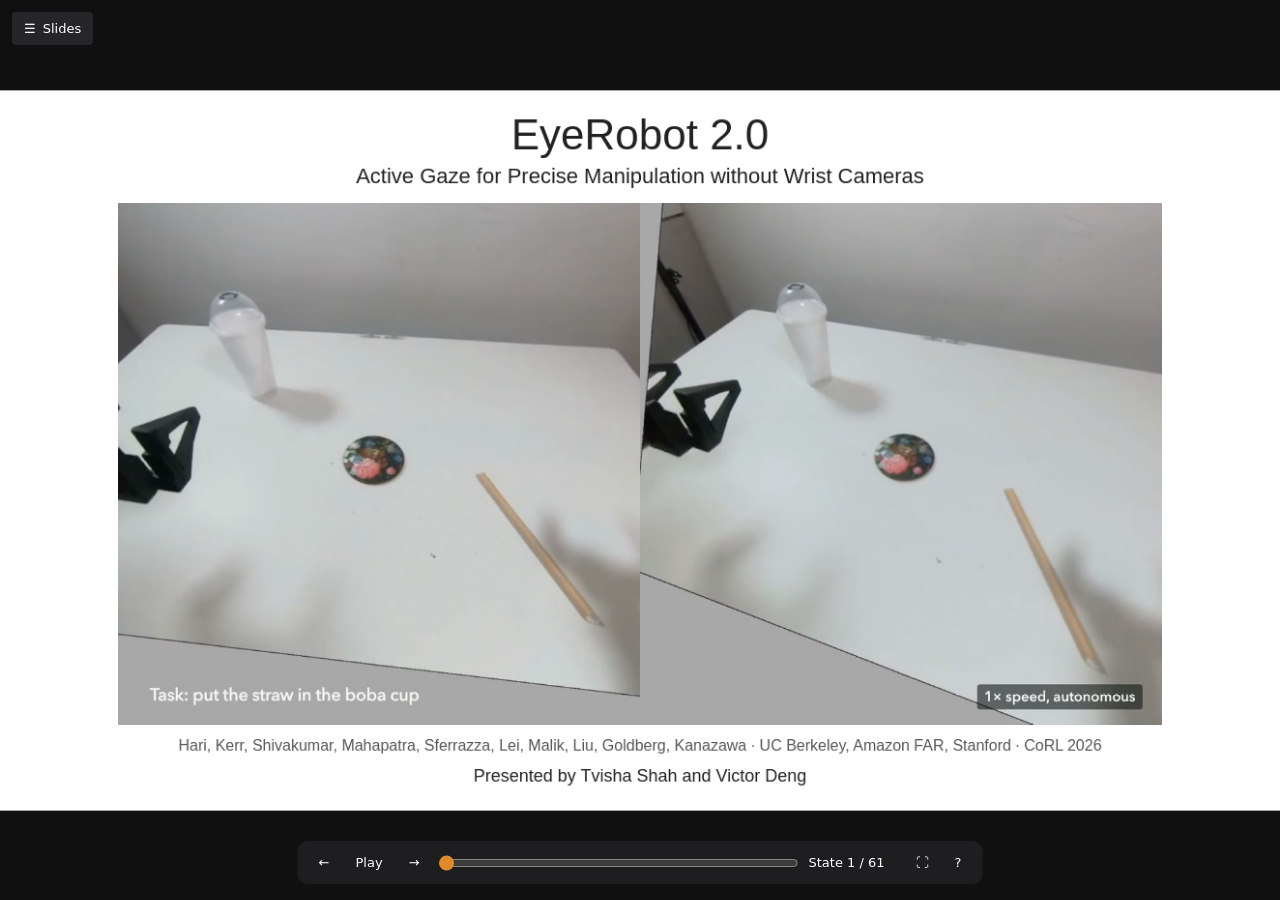
<file: index.html>
<!doctype html>
<html lang="en"><head><meta charset="utf-8"><meta name="viewport" content="width=device-width, initial-scale=1"><title>EyeRobot 2.0 · Active Gaze</title><link rel="stylesheet" href="slides.css"></head>
<body><button id="sidebar-toggle" aria-expanded="false" aria-controls="sidebar" title="Show slide thumbnails (T)">☰ <span>Slides</span></button>
<aside id="sidebar" aria-label="Slide thumbnails" hidden><header>Slides <span>60 states</span></header><div id="thumbnail-list"></div></aside>
<main id="viewport" aria-label="EyeRobot 2.0"><div id="slide"></div></main>
<nav id="controls" aria-label="Presentation controls"><button id="previous" title="Previous state (Left arrow)">←</button><button id="play" title="Play or pause (Space)">Play</button><button id="next" title="Next state (Right arrow)">→</button><input id="scrub" aria-label="State index" type="range" min="1" max="60" step="1" value="1"><output id="time">State 1 / 60</output><button id="fullscreen" title="Fullscreen (F)">⛶</button><button id="help" title="Keyboard shortcuts">?</button></nav>
<div id="helptext" hidden>Click the slide or press → to advance · ← back · S speaker view with notes and timer (opens a second window) · N notes on this screen · T thumbnails · F fullscreen · Space autoplay · Home / End first / last · H hide controls<br>Each state has a shareable ?state=N link.</div>
<div id="notes" hidden><div class="notes-head">Speaker notes</div><div class="notes-body"></div></div>
<script src="states.js"></script><script src="slides.js"></script></body></html>
</file>
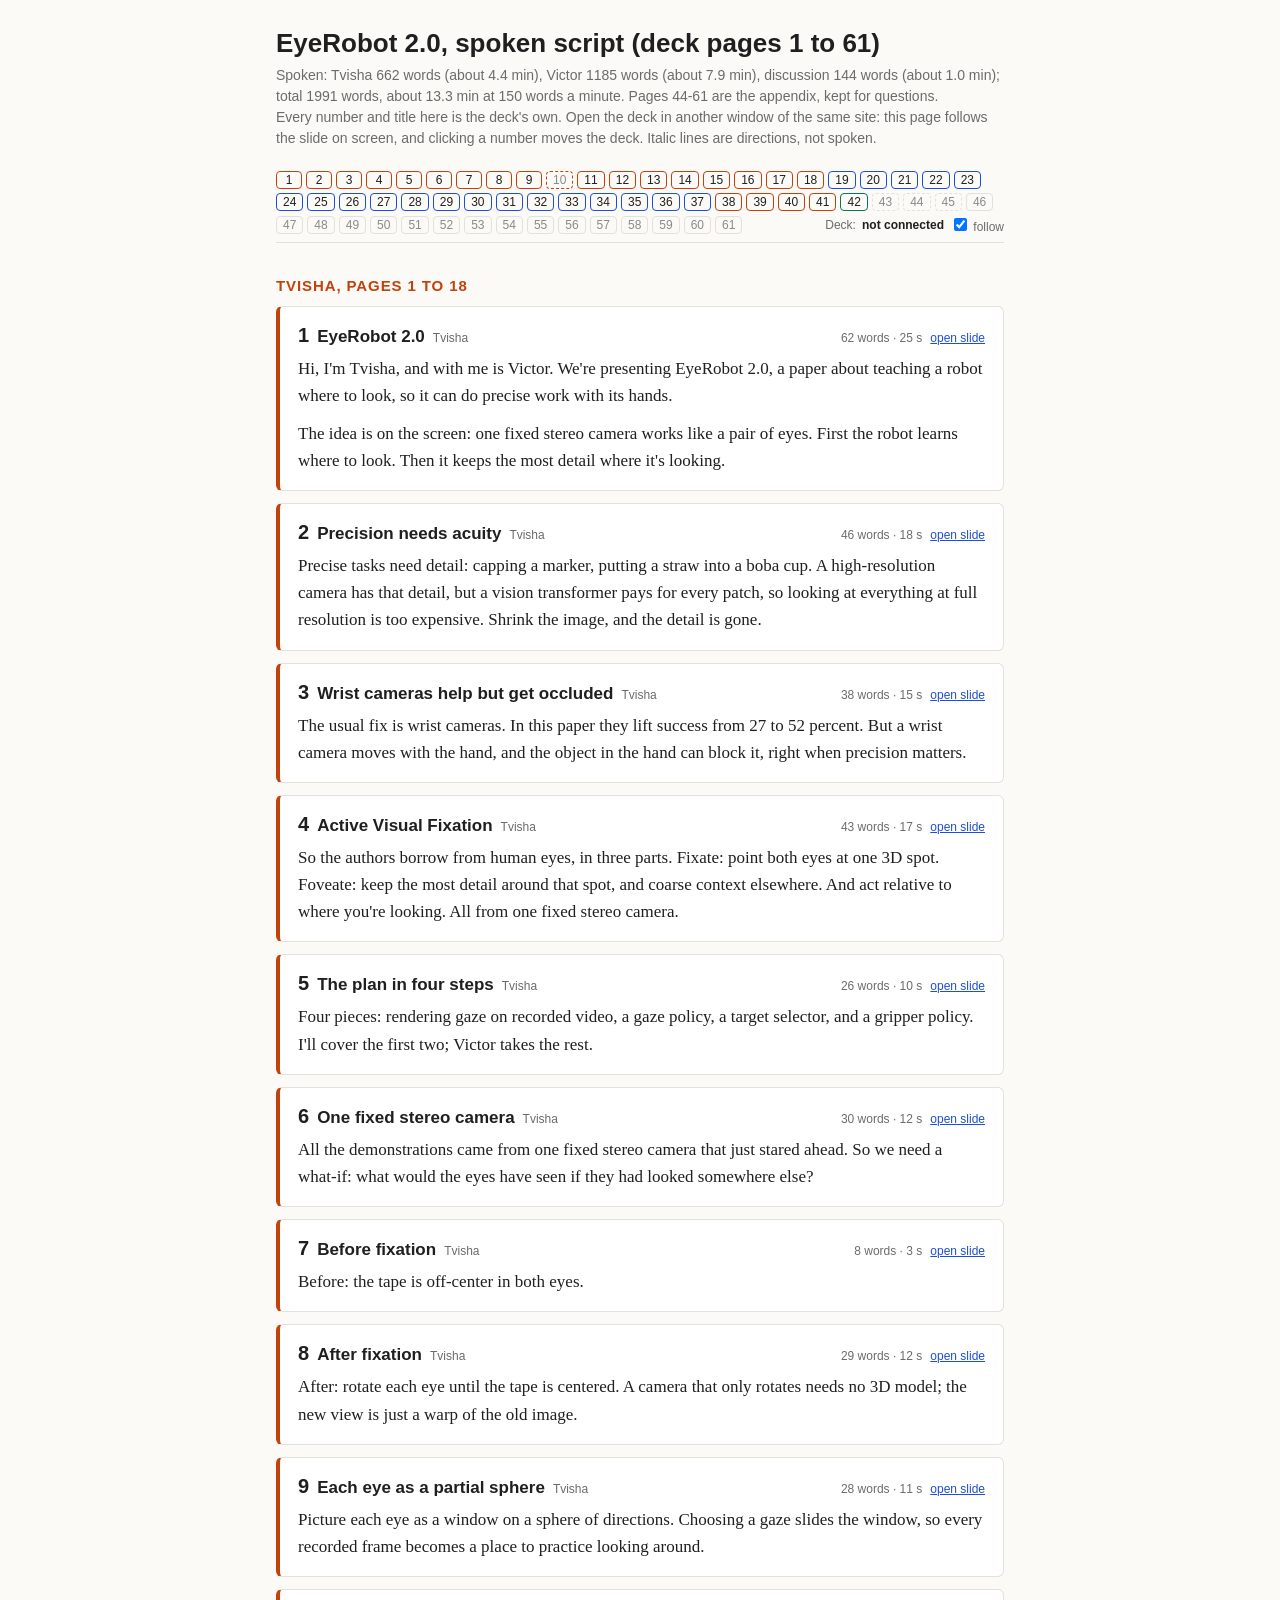
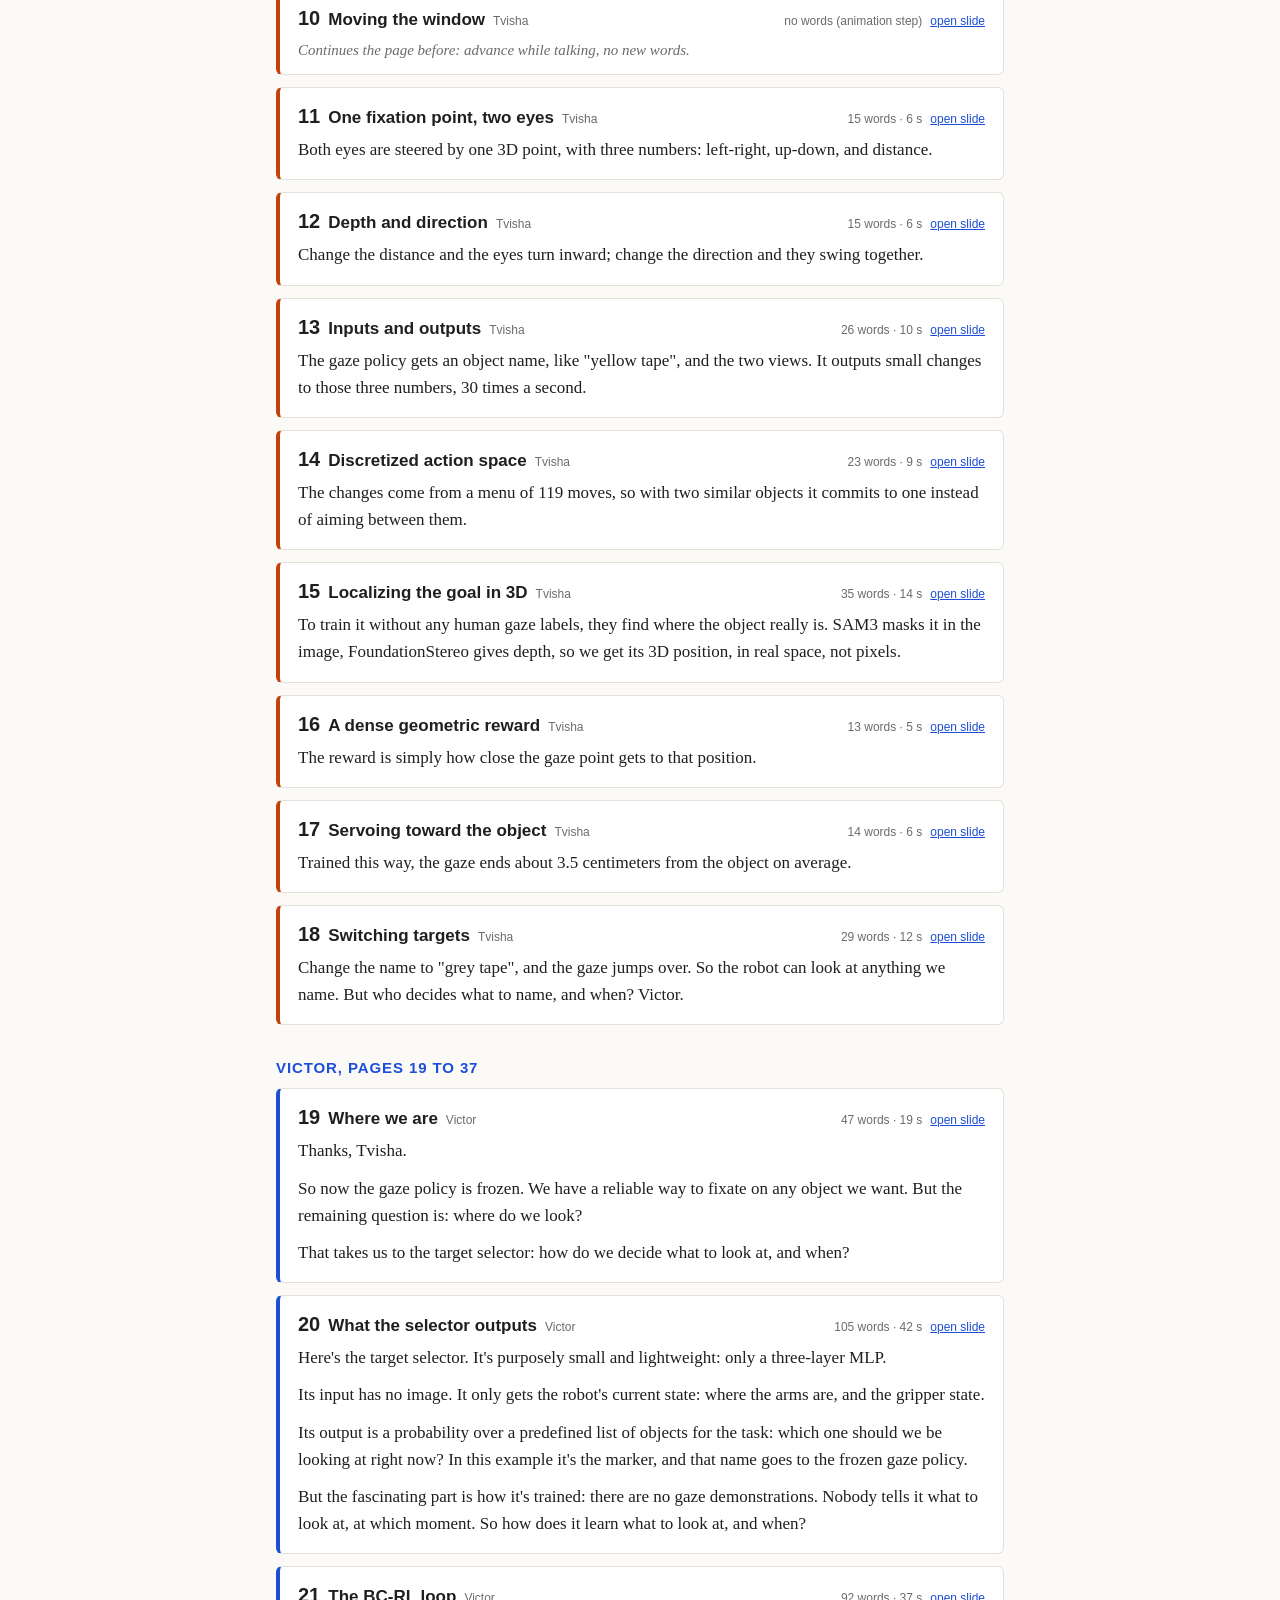
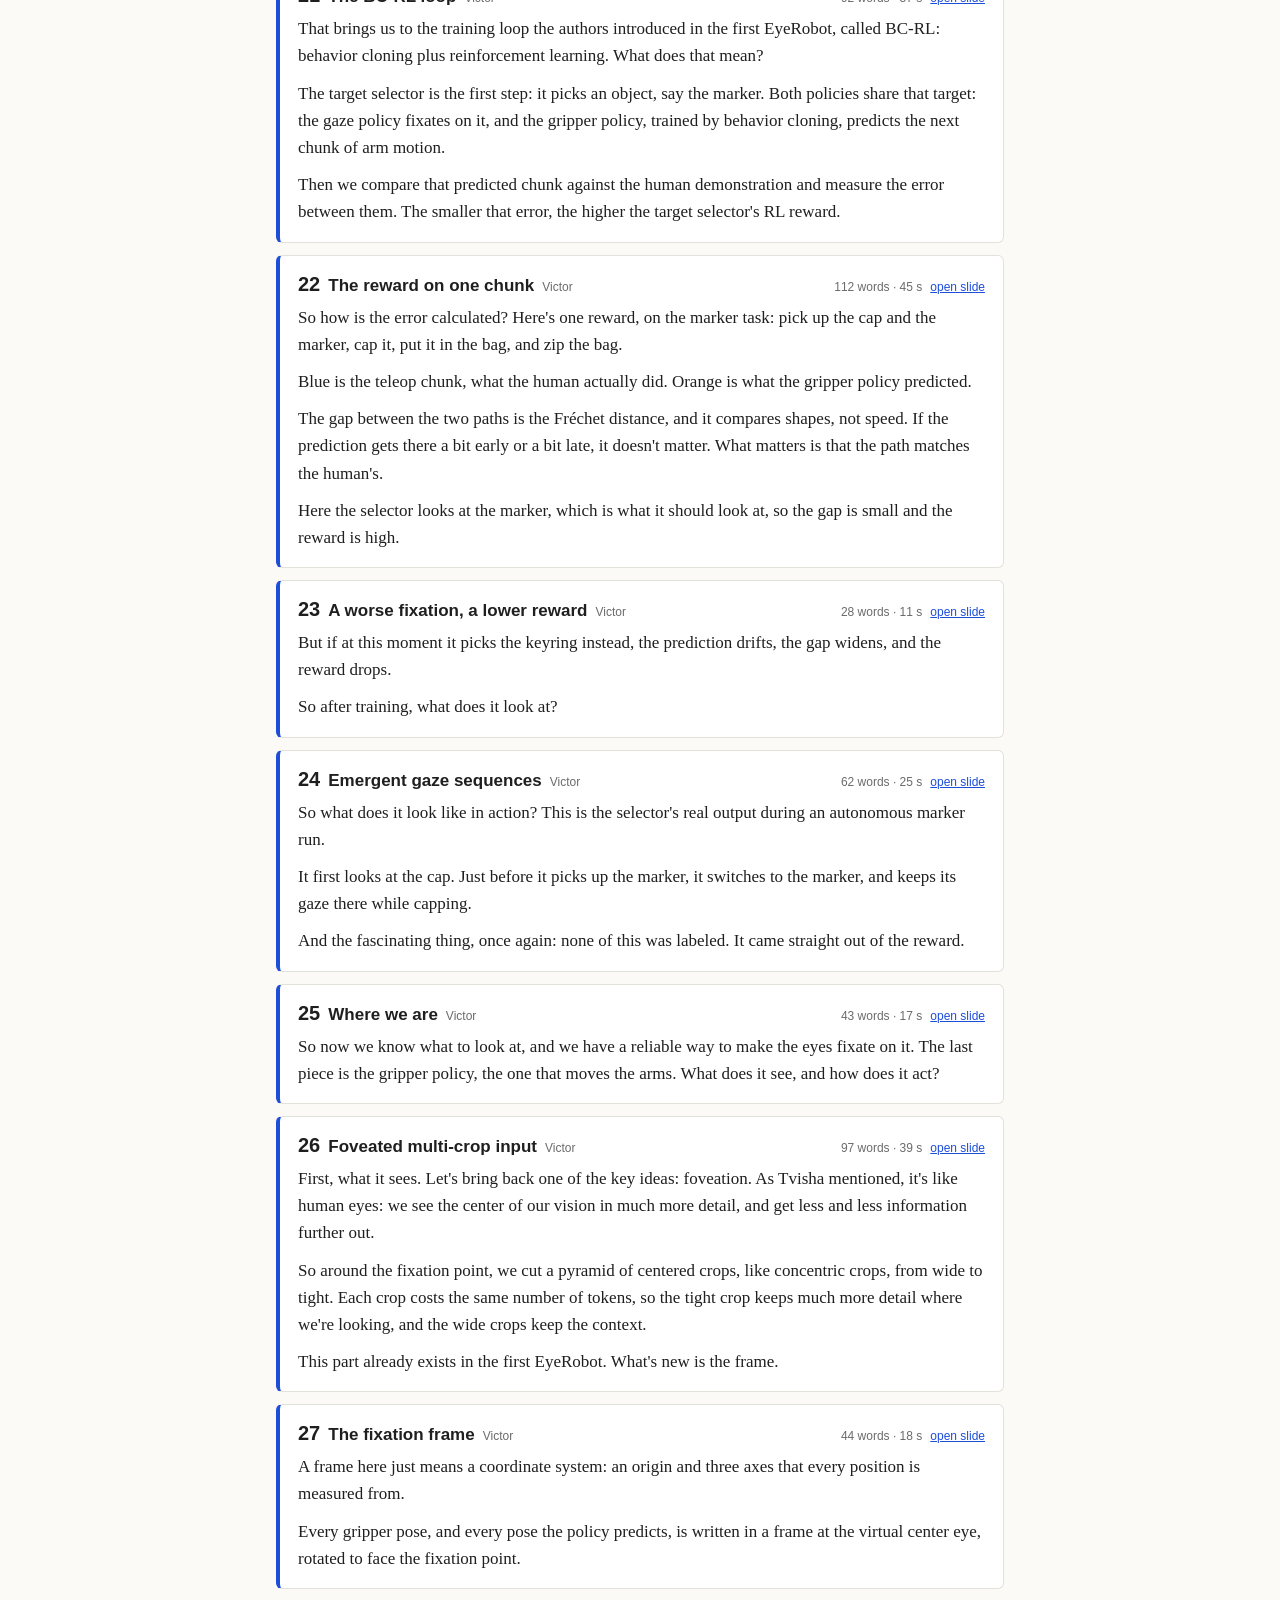
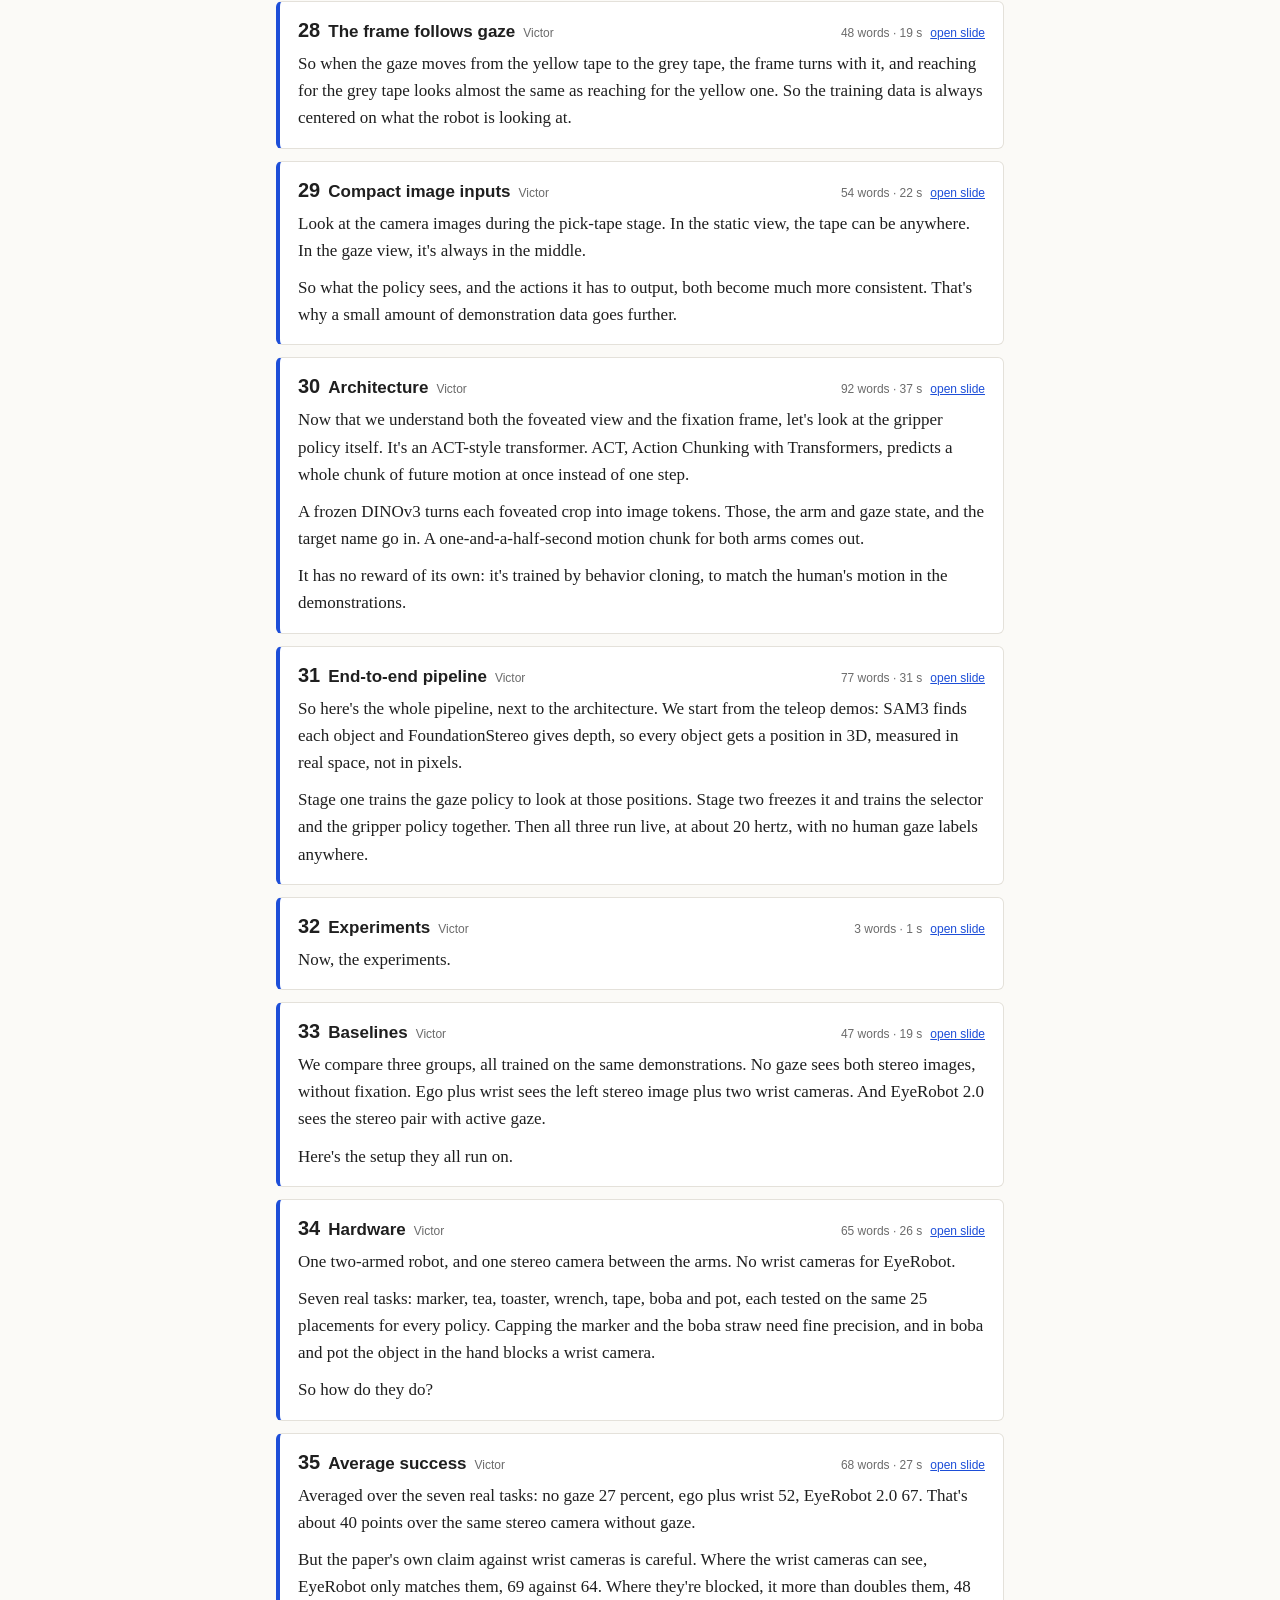
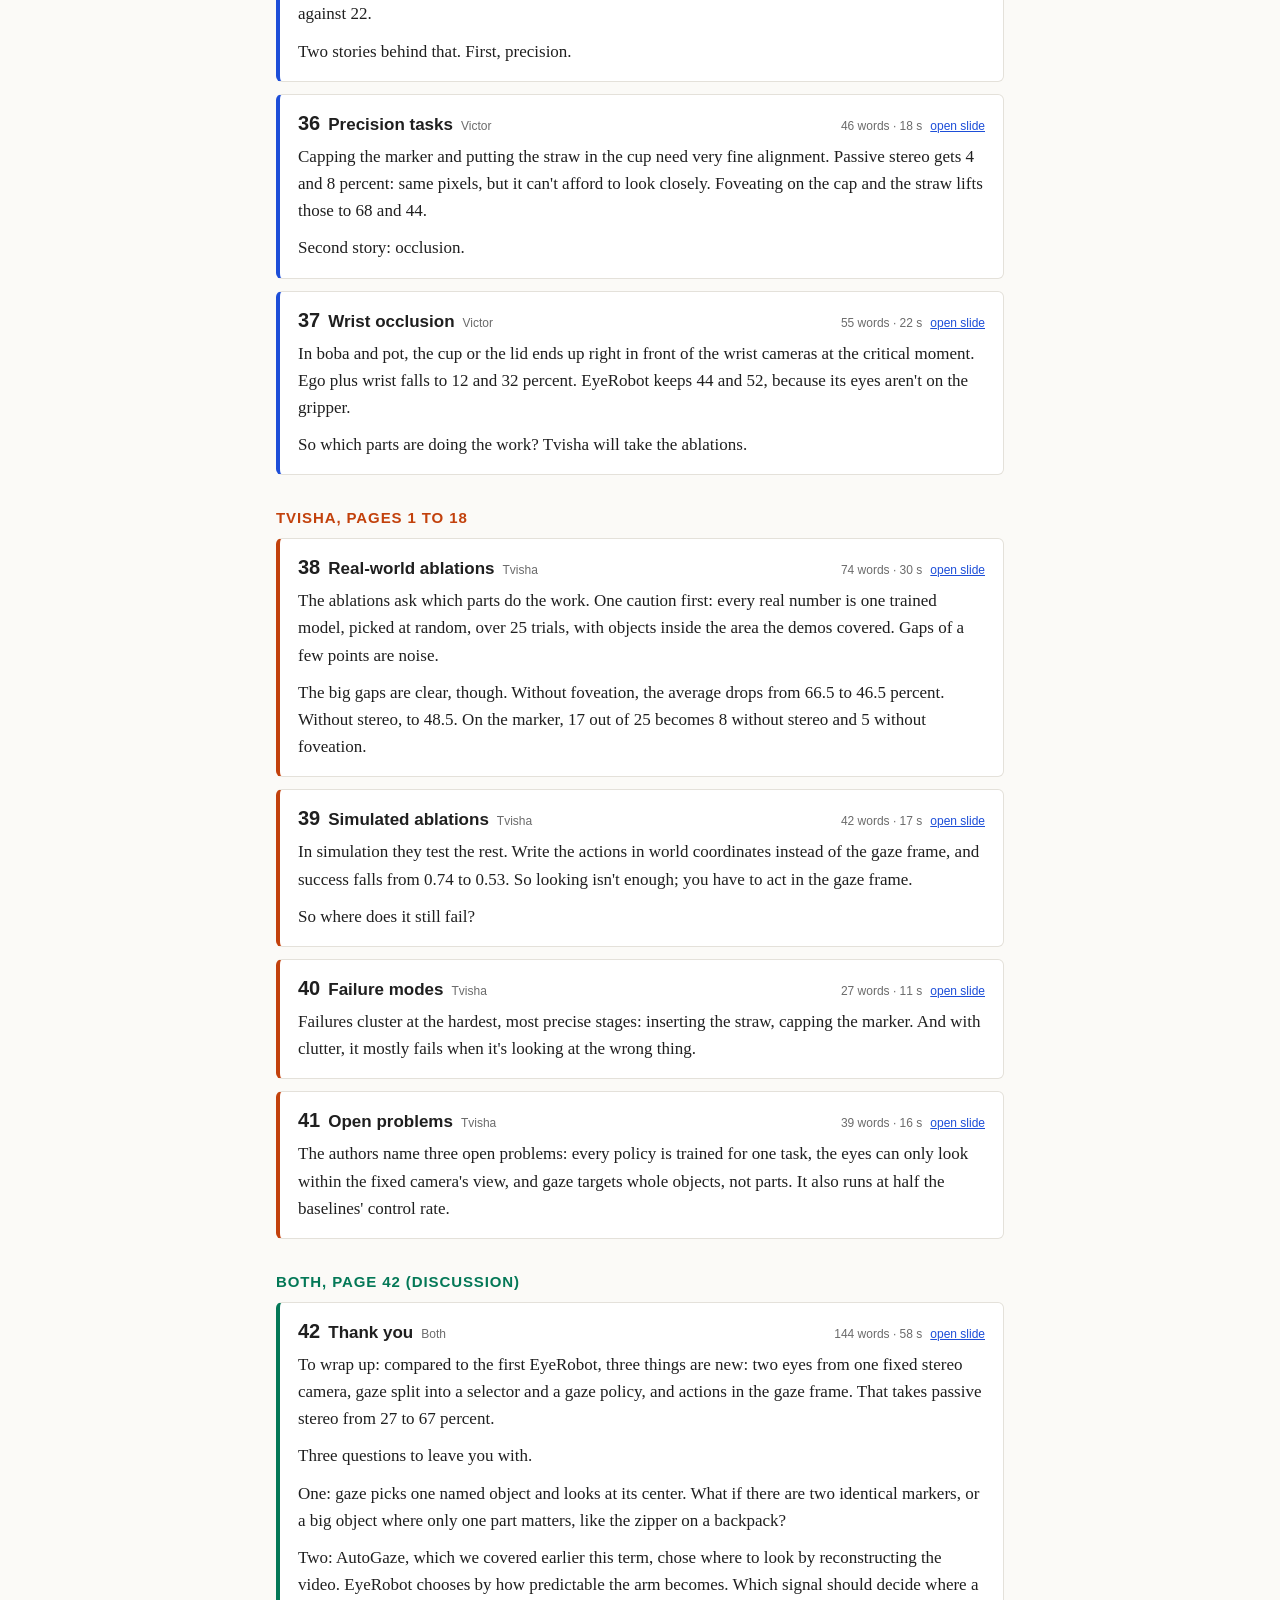
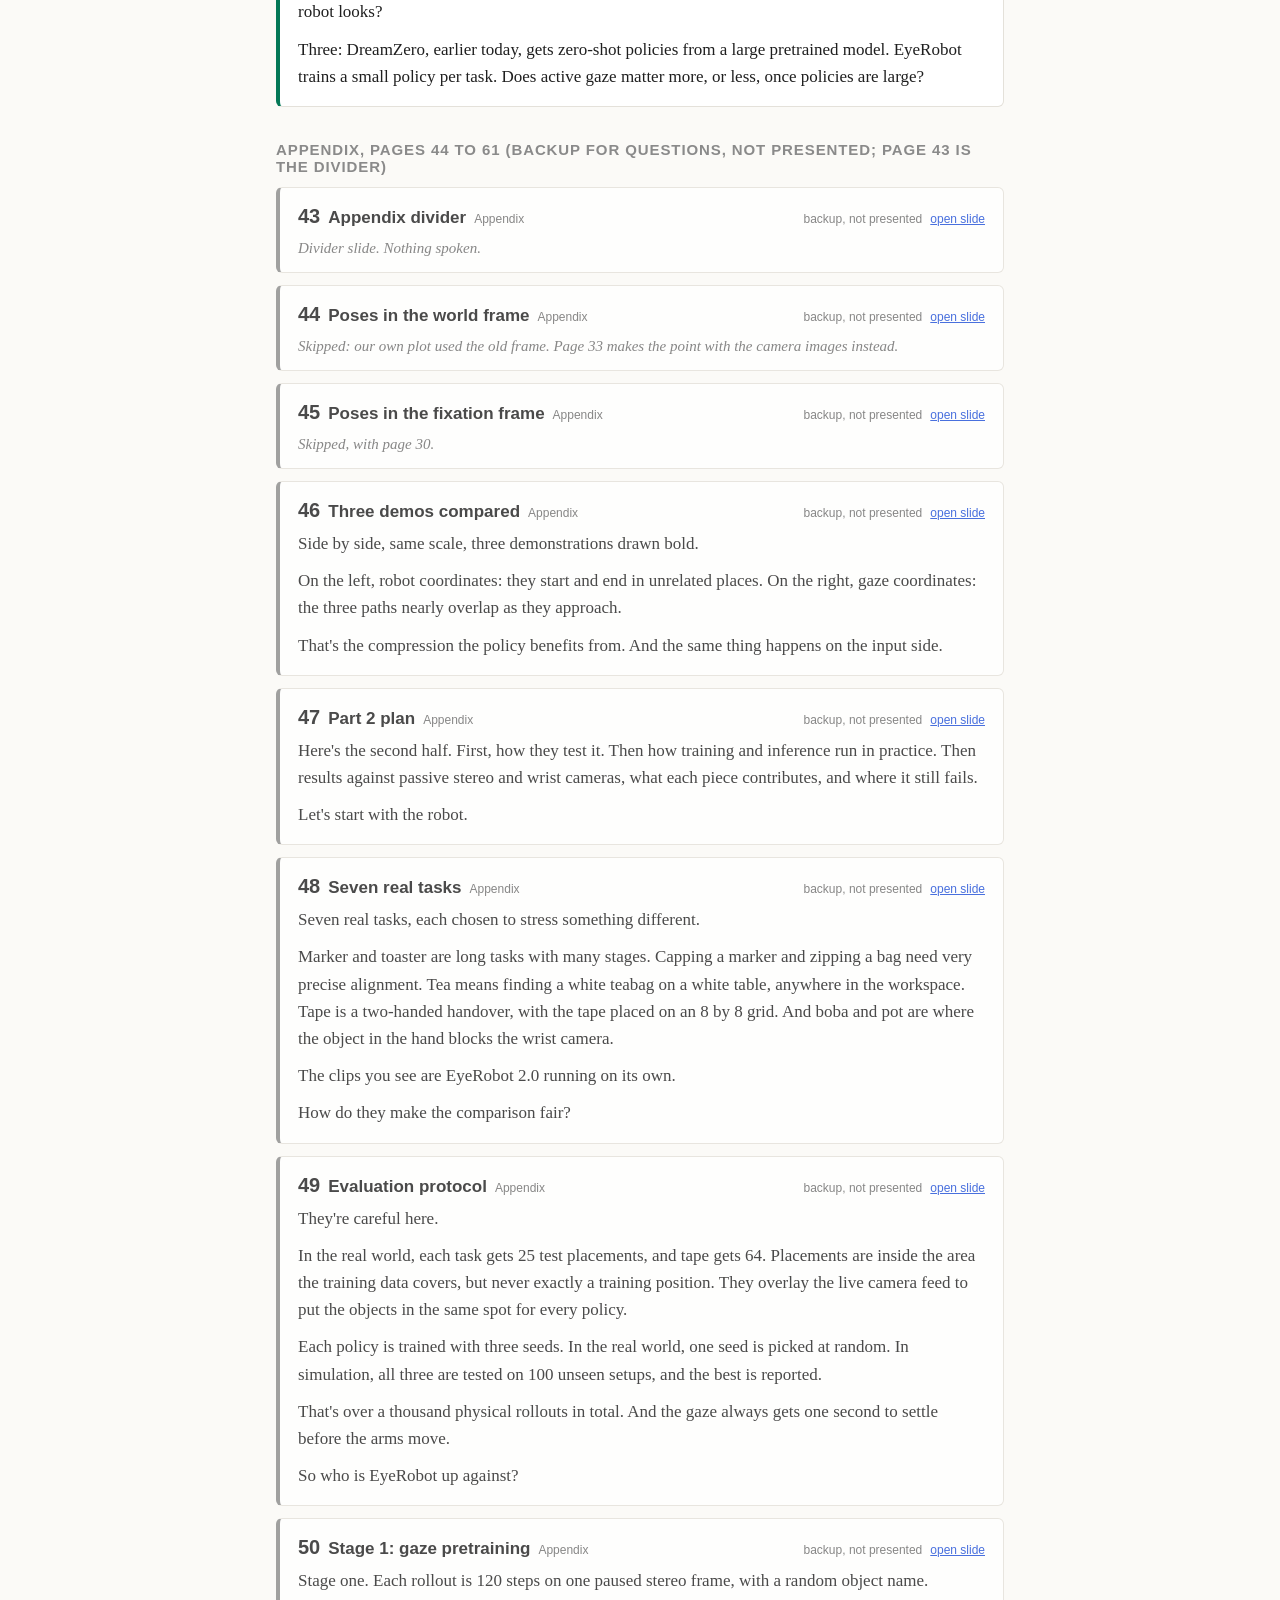
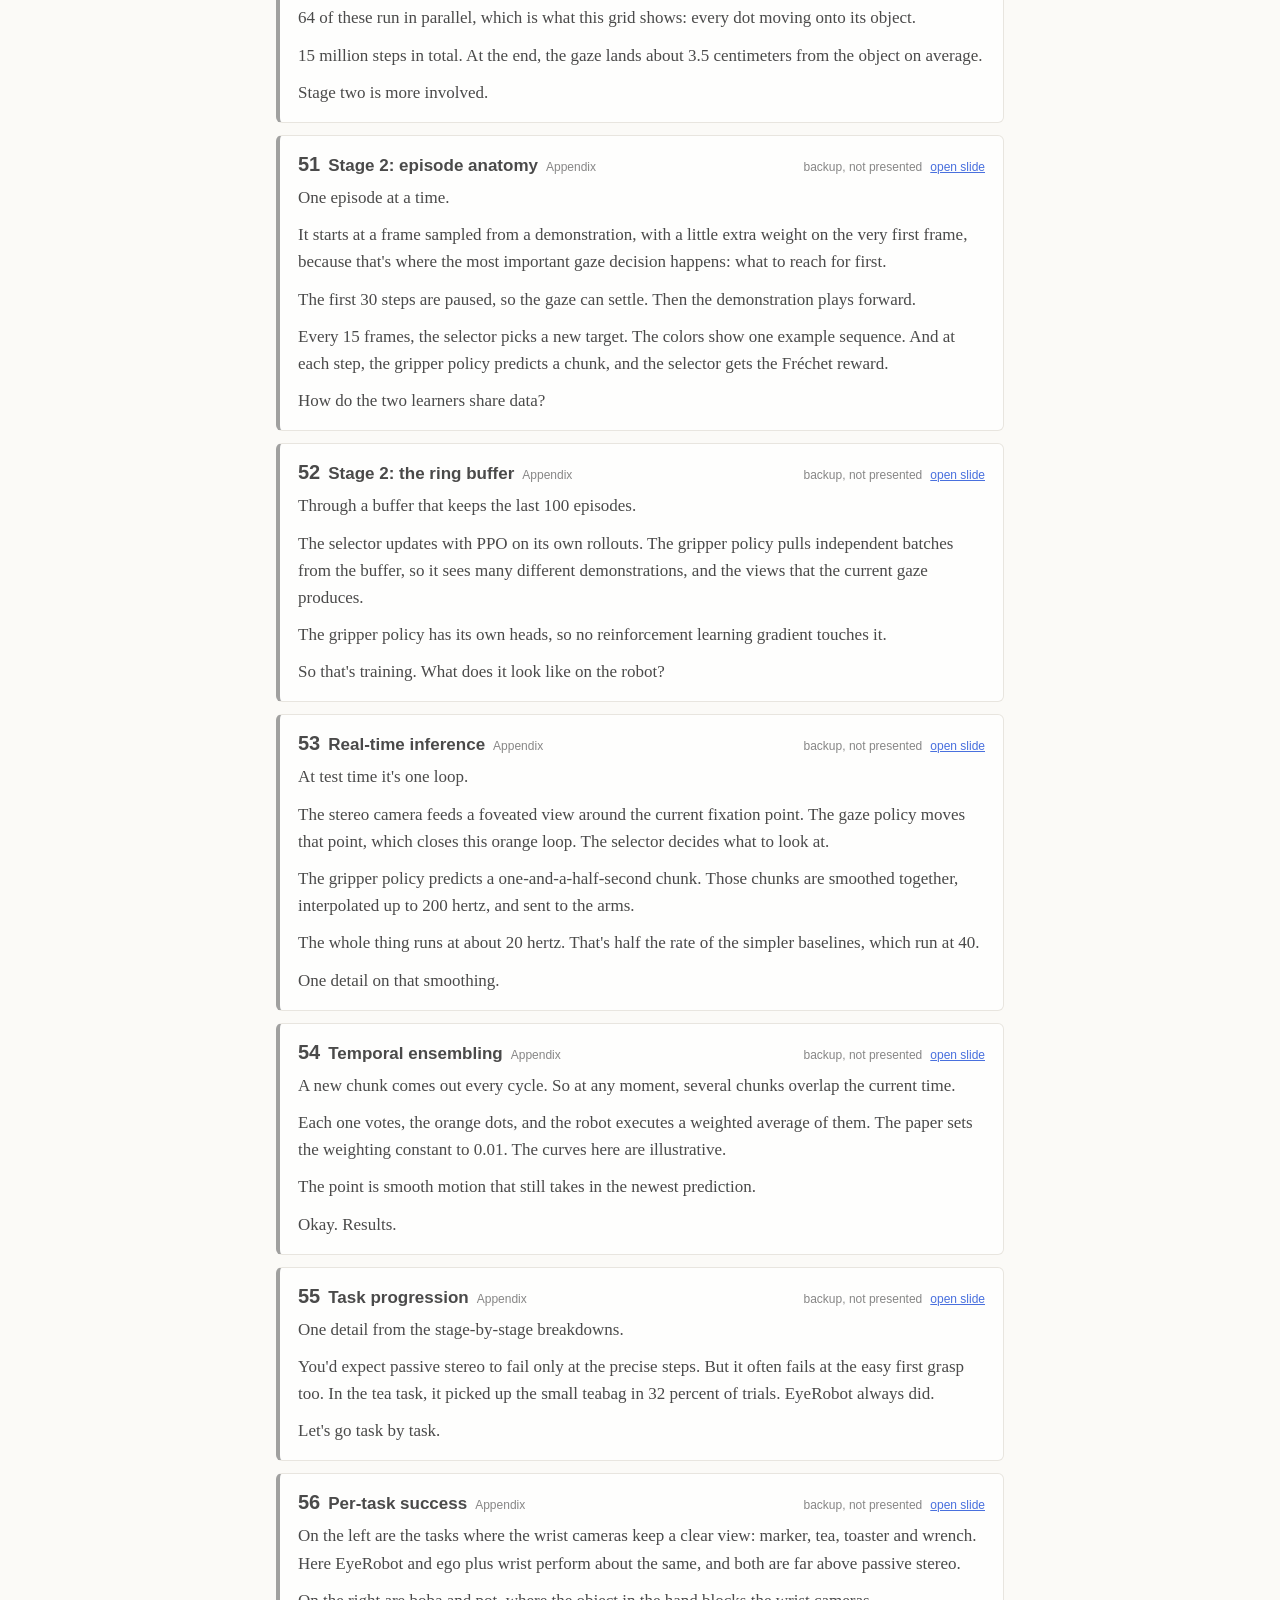
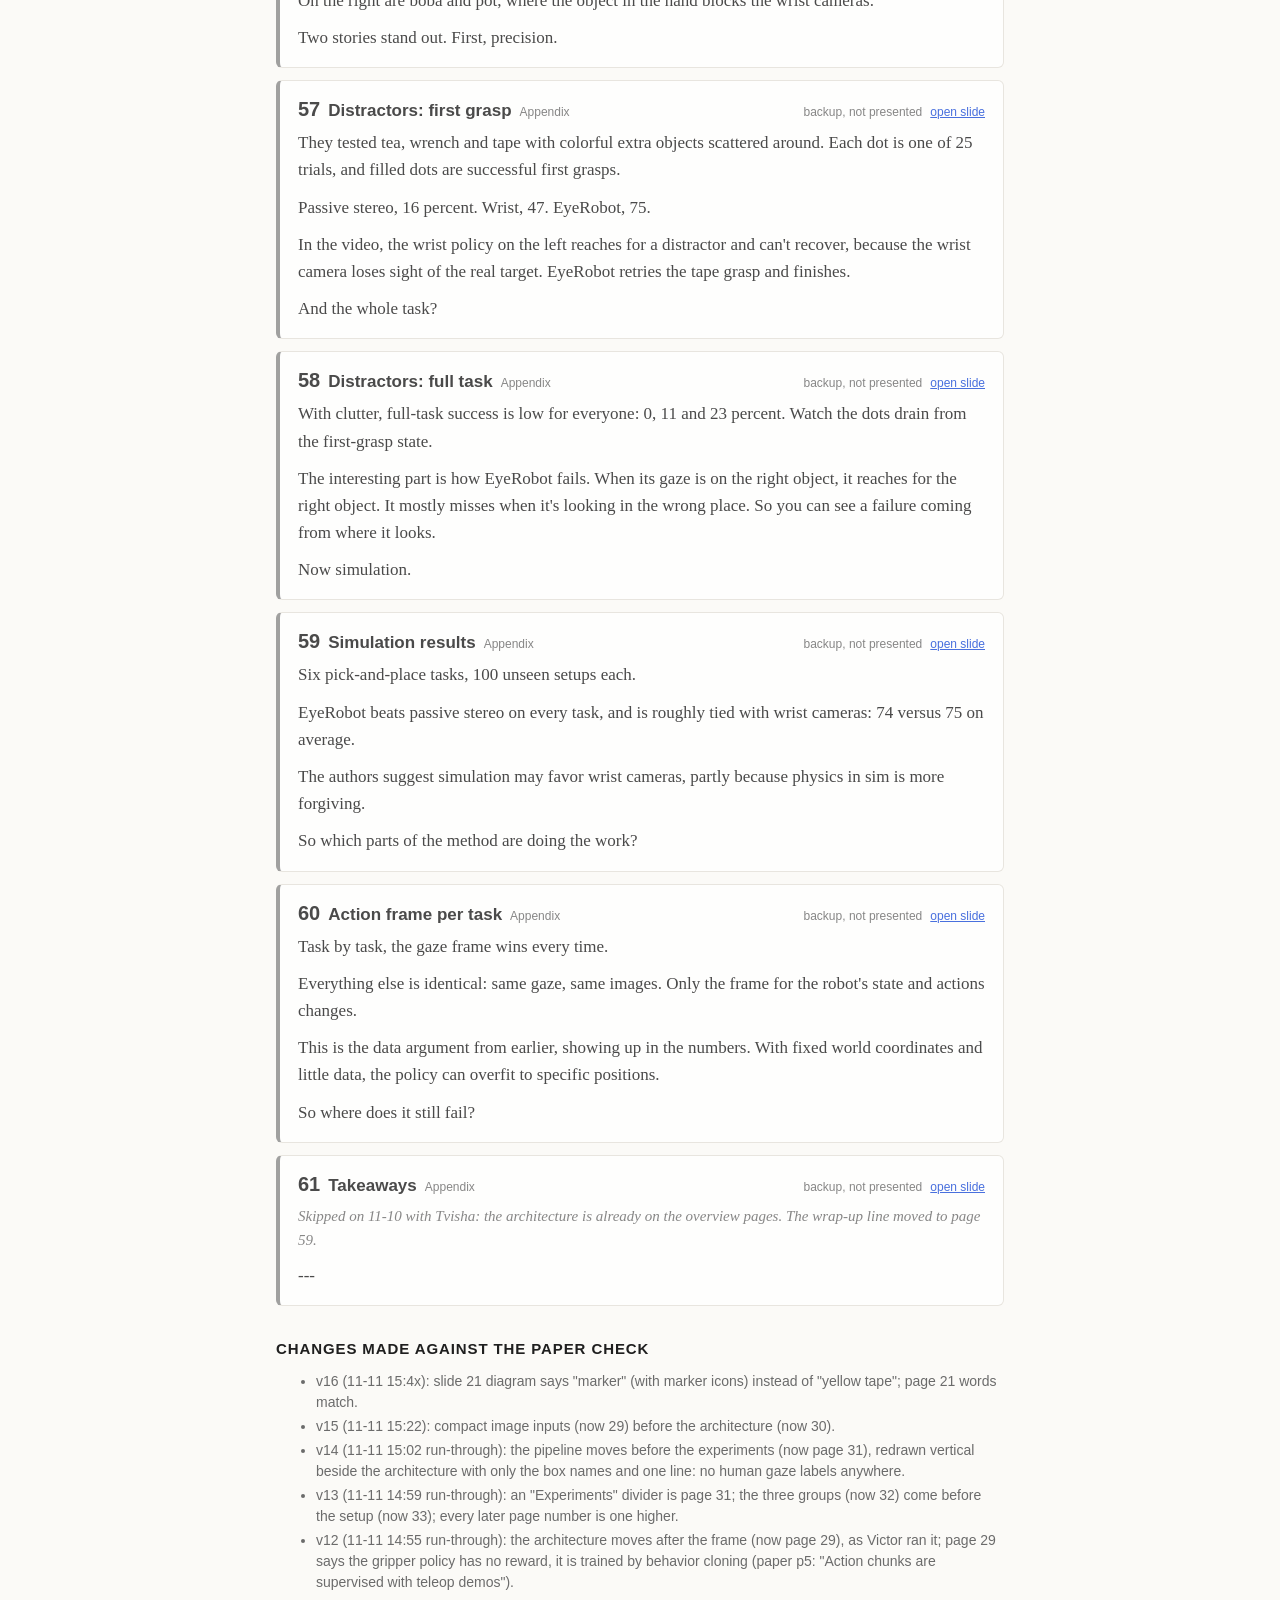
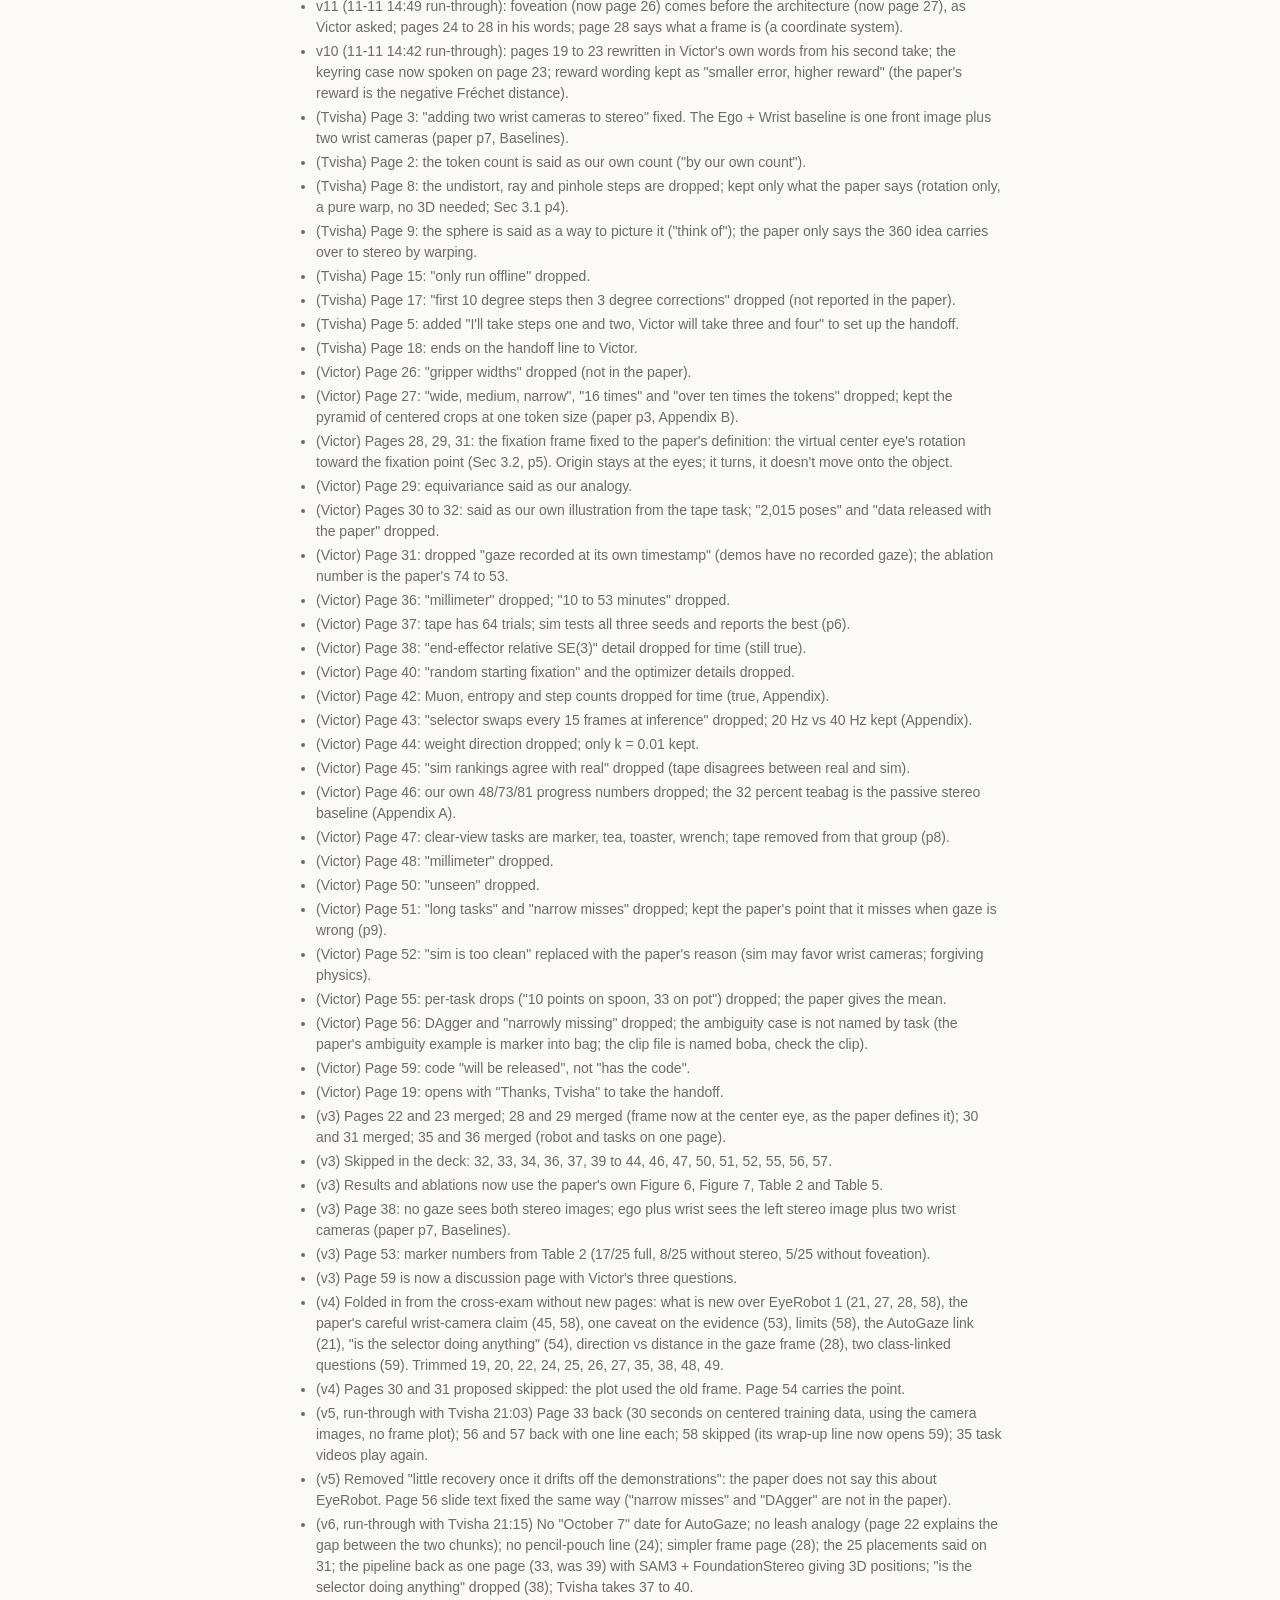
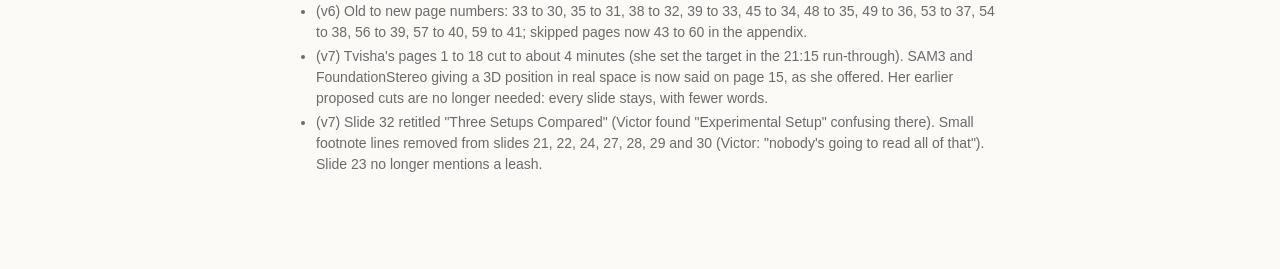
<file: script/index.html>
<!doctype html><html lang="en"><head><meta charset="utf-8"><meta name="viewport" content="width=device-width,initial-scale=1">
<title>EyeRobot 2.0 Script</title><style>
:root{--bg:#fbfaf7;--ink:#1f1f1f;--muted:#6b6b6b;--line:#e4e1da;--t:#c2410c;--v:#1d4ed8;--b:#047857;--a:#8a8a8a;--card:#fff;--now:#fff4c2}
@media (prefers-color-scheme:dark){:root:not([data-theme="light"]){--bg:#151515;--ink:#ececec;--muted:#9a9a9a;--line:#2c2c2c;--t:#fb923c;--v:#7aa2ff;--b:#34d399;--a:#777;--card:#1c1c1c;--now:#3a3312}}
:root[data-theme="dark"]{--bg:#151515;--ink:#ececec;--muted:#9a9a9a;--line:#2c2c2c;--t:#fb923c;--v:#7aa2ff;--b:#34d399;--a:#777;--card:#1c1c1c;--now:#3a3312}
*{box-sizing:border-box}body{margin:0;background:var(--bg);color:var(--ink);font:17px/1.6 Georgia,"Iowan Old Style",serif}
main{max-width:760px;margin:0 auto;padding:28px 16px 80px}
h1{font:600 26px/1.2 Helvetica,Arial,sans-serif;margin:0 0 6px}
.sub{color:var(--muted);font:14px/1.5 Helvetica,Arial,sans-serif;margin:0 0 14px}
nav{position:sticky;top:0;background:var(--bg);border-bottom:1px solid var(--line);padding:8px 0;display:flex;flex-wrap:wrap;gap:4px;z-index:2;align-items:center}
nav a{font:12px Helvetica,Arial,sans-serif;text-decoration:none;color:var(--ink);border:1px solid var(--line);border-radius:4px;padding:1px 6px;min-width:26px;text-align:center}
nav a.tvisha{border-color:var(--t)}nav a.victor{border-color:var(--v)}nav a.both{border-color:var(--b)}nav a.appendix{border-color:var(--line);color:var(--a)}
nav a.silent{color:var(--a);border-style:dashed}
nav a.now{background:var(--ink);color:var(--bg);border-color:var(--ink);font-weight:700}
#sync{margin-left:auto;font:12px Helvetica,Arial,sans-serif;color:var(--muted);display:flex;gap:6px;align-items:center}
#sync b{color:var(--ink)}
h2.part{font:600 15px Helvetica,Arial,sans-serif;letter-spacing:.06em;text-transform:uppercase;margin:34px 0 8px}
h2.tvisha{color:var(--t)}h2.victor{color:var(--v)}h2.both{color:var(--b)}h2.appendix{color:var(--a)}
.page{background:var(--card);border:1px solid var(--line);border-left:4px solid var(--v);border-radius:6px;padding:12px 18px 6px;margin:12px 0;scroll-margin-top:70px;transition:background .2s}
.page.tvisha{border-left-color:var(--t)}.page.both{border-left-color:var(--b)}.page.appendix{border-left-color:var(--a);opacity:.8}
.page.silent{padding-bottom:2px}
.page.now{background:var(--now);box-shadow:0 0 0 2px var(--ink)}
header{display:flex;flex-wrap:wrap;align-items:baseline;gap:8px;font-family:Helvetica,Arial,sans-serif;margin-bottom:4px}
.num{font-weight:700;font-size:20px;color:var(--ink);text-decoration:none}.name{font-weight:600}.who{font-size:12px;color:var(--muted)}
.meta{margin-left:auto;font-size:12px;color:var(--muted)}.open{font-size:12px;color:var(--v)}
p{margin:0 0 10px}p.dir{font-style:italic;color:var(--muted);font-size:15px}
.changes{font:14px/1.5 Helvetica,Arial,sans-serif;color:var(--muted)}.changes li{margin:3px 0}
</style></head><body><main>
<h1>EyeRobot 2.0, spoken script (deck pages 1 to 61)</h1>
<p class="sub">Spoken: Tvisha 662 words (about 4.4 min), Victor 1185 words (about 7.9 min), discussion 144 words (about 1.0 min); total 1991 words, about 13.3 min at 150 words a minute. Pages 44-61 are the appendix, kept for questions.<br>Every number and title here is the deck's own. Open the deck in another window of the same site: this page follows the slide on screen, and clicking a number moves the deck. Italic lines are directions, not spoken.</p>
<nav><a class="tvisha" href="#p1" data-goto="1" title="EyeRobot 2.0">1</a><a class="tvisha" href="#p2" data-goto="2" title="Precision needs acuity">2</a><a class="tvisha" href="#p3" data-goto="3" title="Wrist cameras help but get occluded">3</a><a class="tvisha" href="#p4" data-goto="4" title="Active Visual Fixation">4</a><a class="tvisha" href="#p5" data-goto="5" title="The plan in four steps">5</a><a class="tvisha" href="#p6" data-goto="6" title="One fixed stereo camera">6</a><a class="tvisha" href="#p7" data-goto="7" title="Before fixation">7</a><a class="tvisha" href="#p8" data-goto="8" title="After fixation">8</a><a class="tvisha" href="#p9" data-goto="9" title="Each eye as a partial sphere">9</a><a class="tvisha silent" href="#p10" data-goto="10" title="Moving the window">10</a><a class="tvisha" href="#p11" data-goto="11" title="One fixation point, two eyes">11</a><a class="tvisha" href="#p12" data-goto="12" title="Depth and direction">12</a><a class="tvisha" href="#p13" data-goto="13" title="Inputs and outputs">13</a><a class="tvisha" href="#p14" data-goto="14" title="Discretized action space">14</a><a class="tvisha" href="#p15" data-goto="15" title="Localizing the goal in 3D">15</a><a class="tvisha" href="#p16" data-goto="16" title="A dense geometric reward">16</a><a class="tvisha" href="#p17" data-goto="17" title="Servoing toward the object">17</a><a class="tvisha" href="#p18" data-goto="18" title="Switching targets">18</a><a class="victor" href="#p19" data-goto="19" title="Where we are">19</a><a class="victor" href="#p20" data-goto="20" title="What the selector outputs">20</a><a class="victor" href="#p21" data-goto="21" title="The BC-RL loop">21</a><a class="victor" href="#p22" data-goto="22" title="The reward on one chunk">22</a><a class="victor" href="#p23" data-goto="23" title="A worse fixation, a lower reward">23</a><a class="victor" href="#p24" data-goto="24" title="Emergent gaze sequences">24</a><a class="victor" href="#p25" data-goto="25" title="Where we are">25</a><a class="victor" href="#p26" data-goto="26" title="Foveated multi-crop input">26</a><a class="victor" href="#p27" data-goto="27" title="The fixation frame">27</a><a class="victor" href="#p28" data-goto="28" title="The frame follows gaze">28</a><a class="victor" href="#p29" data-goto="29" title="Compact image inputs">29</a><a class="victor" href="#p30" data-goto="30" title="Architecture">30</a><a class="victor" href="#p31" data-goto="31" title="End-to-end pipeline">31</a><a class="victor" href="#p32" data-goto="32" title="Experiments">32</a><a class="victor" href="#p33" data-goto="33" title="Baselines">33</a><a class="victor" href="#p34" data-goto="34" title="Hardware">34</a><a class="victor" href="#p35" data-goto="35" title="Average success">35</a><a class="victor" href="#p36" data-goto="36" title="Precision tasks">36</a><a class="victor" href="#p37" data-goto="37" title="Wrist occlusion">37</a><a class="tvisha" href="#p38" data-goto="38" title="Real-world ablations">38</a><a class="tvisha" href="#p39" data-goto="39" title="Simulated ablations">39</a><a class="tvisha" href="#p40" data-goto="40" title="Failure modes">40</a><a class="tvisha" href="#p41" data-goto="41" title="Open problems">41</a><a class="both" href="#p42" data-goto="42" title="Thank you">42</a><a class="appendix silent" href="#p43" data-goto="43" title="Appendix divider">43</a><a class="appendix silent" href="#p44" data-goto="44" title="Poses in the world frame">44</a><a class="appendix silent" href="#p45" data-goto="45" title="Poses in the fixation frame">45</a><a class="appendix" href="#p46" data-goto="46" title="Three demos compared">46</a><a class="appendix" href="#p47" data-goto="47" title="Part 2 plan">47</a><a class="appendix" href="#p48" data-goto="48" title="Seven real tasks">48</a><a class="appendix" href="#p49" data-goto="49" title="Evaluation protocol">49</a><a class="appendix" href="#p50" data-goto="50" title="Stage 1: gaze pretraining">50</a><a class="appendix" href="#p51" data-goto="51" title="Stage 2: episode anatomy">51</a><a class="appendix" href="#p52" data-goto="52" title="Stage 2: the ring buffer">52</a><a class="appendix" href="#p53" data-goto="53" title="Real-time inference">53</a><a class="appendix" href="#p54" data-goto="54" title="Temporal ensembling">54</a><a class="appendix" href="#p55" data-goto="55" title="Task progression">55</a><a class="appendix" href="#p56" data-goto="56" title="Per-task success">56</a><a class="appendix" href="#p57" data-goto="57" title="Distractors: first grasp">57</a><a class="appendix" href="#p58" data-goto="58" title="Distractors: full task">58</a><a class="appendix" href="#p59" data-goto="59" title="Simulation results">59</a><a class="appendix" href="#p60" data-goto="60" title="Action frame per task">60</a><a class="appendix" href="#p61" data-goto="61" title="Takeaways">61</a><span id="sync">Deck: <b id="deckstate">not connected</b> <label><input type="checkbox" id="follow" checked> follow</label></span></nav>
<h2 class="part tvisha">TVISHA, pages 1 to 18</h2><section class="page tvisha" id="p1" data-n="1">
<header><a class="num" href="../index.html?state=1" target="deck" data-goto="1" title="Show this slide in the deck">1</a><span class="name">EyeRobot 2.0</span><span class="who">Tvisha</span>
<span class="meta">62 words · 25 s</span><a class="open" href="../index.html?state=1" target="deck">open slide</a></header>
<p>Hi, I&#x27;m Tvisha, and with me is Victor. We&#x27;re presenting EyeRobot 2.0, a paper about teaching a robot where to look, so it can do precise work with its hands.</p><p>The idea is on the screen: one fixed stereo camera works like a pair of eyes. First the robot learns where to look. Then it keeps the most detail where it&#x27;s looking.</p></section><section class="page tvisha" id="p2" data-n="2">
<header><a class="num" href="../index.html?state=2" target="deck" data-goto="2" title="Show this slide in the deck">2</a><span class="name">Precision needs acuity</span><span class="who">Tvisha</span>
<span class="meta">46 words · 18 s</span><a class="open" href="../index.html?state=2" target="deck">open slide</a></header>
<p>Precise tasks need detail: capping a marker, putting a straw into a boba cup. A high-resolution camera has that detail, but a vision transformer pays for every patch, so looking at everything at full resolution is too expensive. Shrink the image, and the detail is gone.</p></section><section class="page tvisha" id="p3" data-n="3">
<header><a class="num" href="../index.html?state=3" target="deck" data-goto="3" title="Show this slide in the deck">3</a><span class="name">Wrist cameras help but get occluded</span><span class="who">Tvisha</span>
<span class="meta">38 words · 15 s</span><a class="open" href="../index.html?state=3" target="deck">open slide</a></header>
<p>The usual fix is wrist cameras. In this paper they lift success from 27 to 52 percent. But a wrist camera moves with the hand, and the object in the hand can block it, right when precision matters.</p></section><section class="page tvisha" id="p4" data-n="4">
<header><a class="num" href="../index.html?state=4" target="deck" data-goto="4" title="Show this slide in the deck">4</a><span class="name">Active Visual Fixation</span><span class="who">Tvisha</span>
<span class="meta">43 words · 17 s</span><a class="open" href="../index.html?state=4" target="deck">open slide</a></header>
<p>So the authors borrow from human eyes, in three parts. Fixate: point both eyes at one 3D spot. Foveate: keep the most detail around that spot, and coarse context elsewhere. And act relative to where you&#x27;re looking. All from one fixed stereo camera.</p></section><section class="page tvisha" id="p5" data-n="5">
<header><a class="num" href="../index.html?state=5" target="deck" data-goto="5" title="Show this slide in the deck">5</a><span class="name">The plan in four steps</span><span class="who">Tvisha</span>
<span class="meta">26 words · 10 s</span><a class="open" href="../index.html?state=5" target="deck">open slide</a></header>
<p>Four pieces: rendering gaze on recorded video, a gaze policy, a target selector, and a gripper policy. I&#x27;ll cover the first two; Victor takes the rest.</p></section><section class="page tvisha" id="p6" data-n="6">
<header><a class="num" href="../index.html?state=6" target="deck" data-goto="6" title="Show this slide in the deck">6</a><span class="name">One fixed stereo camera</span><span class="who">Tvisha</span>
<span class="meta">30 words · 12 s</span><a class="open" href="../index.html?state=6" target="deck">open slide</a></header>
<p>All the demonstrations came from one fixed stereo camera that just stared ahead. So we need a what-if: what would the eyes have seen if they had looked somewhere else?</p></section><section class="page tvisha" id="p7" data-n="7">
<header><a class="num" href="../index.html?state=7" target="deck" data-goto="7" title="Show this slide in the deck">7</a><span class="name">Before fixation</span><span class="who">Tvisha</span>
<span class="meta">8 words · 3 s</span><a class="open" href="../index.html?state=7" target="deck">open slide</a></header>
<p>Before: the tape is off-center in both eyes.</p></section><section class="page tvisha" id="p8" data-n="8">
<header><a class="num" href="../index.html?state=8" target="deck" data-goto="8" title="Show this slide in the deck">8</a><span class="name">After fixation</span><span class="who">Tvisha</span>
<span class="meta">29 words · 12 s</span><a class="open" href="../index.html?state=8" target="deck">open slide</a></header>
<p>After: rotate each eye until the tape is centered. A camera that only rotates needs no 3D model; the new view is just a warp of the old image.</p></section><section class="page tvisha" id="p9" data-n="9">
<header><a class="num" href="../index.html?state=9" target="deck" data-goto="9" title="Show this slide in the deck">9</a><span class="name">Each eye as a partial sphere</span><span class="who">Tvisha</span>
<span class="meta">28 words · 11 s</span><a class="open" href="../index.html?state=9" target="deck">open slide</a></header>
<p>Picture each eye as a window on a sphere of directions. Choosing a gaze slides the window, so every recorded frame becomes a place to practice looking around.</p></section><section class="page tvisha silent" id="p10" data-n="10">
<header><a class="num" href="../index.html?state=10" target="deck" data-goto="10" title="Show this slide in the deck">10</a><span class="name">Moving the window</span><span class="who">Tvisha</span>
<span class="meta">no words (animation step)</span><a class="open" href="../index.html?state=10" target="deck">open slide</a></header>
<p class="dir">Continues the page before: advance while talking, no new words.</p></section><section class="page tvisha" id="p11" data-n="11">
<header><a class="num" href="../index.html?state=11" target="deck" data-goto="11" title="Show this slide in the deck">11</a><span class="name">One fixation point, two eyes</span><span class="who">Tvisha</span>
<span class="meta">15 words · 6 s</span><a class="open" href="../index.html?state=11" target="deck">open slide</a></header>
<p>Both eyes are steered by one 3D point, with three numbers: left-right, up-down, and distance.</p></section><section class="page tvisha" id="p12" data-n="12">
<header><a class="num" href="../index.html?state=12" target="deck" data-goto="12" title="Show this slide in the deck">12</a><span class="name">Depth and direction</span><span class="who">Tvisha</span>
<span class="meta">15 words · 6 s</span><a class="open" href="../index.html?state=12" target="deck">open slide</a></header>
<p>Change the distance and the eyes turn inward; change the direction and they swing together.</p></section><section class="page tvisha" id="p13" data-n="13">
<header><a class="num" href="../index.html?state=13" target="deck" data-goto="13" title="Show this slide in the deck">13</a><span class="name">Inputs and outputs</span><span class="who">Tvisha</span>
<span class="meta">26 words · 10 s</span><a class="open" href="../index.html?state=13" target="deck">open slide</a></header>
<p>The gaze policy gets an object name, like &quot;yellow tape&quot;, and the two views. It outputs small changes to those three numbers, 30 times a second.</p></section><section class="page tvisha" id="p14" data-n="14">
<header><a class="num" href="../index.html?state=14" target="deck" data-goto="14" title="Show this slide in the deck">14</a><span class="name">Discretized action space</span><span class="who">Tvisha</span>
<span class="meta">23 words · 9 s</span><a class="open" href="../index.html?state=14" target="deck">open slide</a></header>
<p>The changes come from a menu of 119 moves, so with two similar objects it commits to one instead of aiming between them.</p></section><section class="page tvisha" id="p15" data-n="15">
<header><a class="num" href="../index.html?state=15" target="deck" data-goto="15" title="Show this slide in the deck">15</a><span class="name">Localizing the goal in 3D</span><span class="who">Tvisha</span>
<span class="meta">35 words · 14 s</span><a class="open" href="../index.html?state=15" target="deck">open slide</a></header>
<p>To train it without any human gaze labels, they find where the object really is. SAM3 masks it in the image, FoundationStereo gives depth, so we get its 3D position, in real space, not pixels.</p></section><section class="page tvisha" id="p16" data-n="16">
<header><a class="num" href="../index.html?state=16" target="deck" data-goto="16" title="Show this slide in the deck">16</a><span class="name">A dense geometric reward</span><span class="who">Tvisha</span>
<span class="meta">13 words · 5 s</span><a class="open" href="../index.html?state=16" target="deck">open slide</a></header>
<p>The reward is simply how close the gaze point gets to that position.</p></section><section class="page tvisha" id="p17" data-n="17">
<header><a class="num" href="../index.html?state=17" target="deck" data-goto="17" title="Show this slide in the deck">17</a><span class="name">Servoing toward the object</span><span class="who">Tvisha</span>
<span class="meta">14 words · 6 s</span><a class="open" href="../index.html?state=17" target="deck">open slide</a></header>
<p>Trained this way, the gaze ends about 3.5 centimeters from the object on average.</p></section><section class="page tvisha" id="p18" data-n="18">
<header><a class="num" href="../index.html?state=18" target="deck" data-goto="18" title="Show this slide in the deck">18</a><span class="name">Switching targets</span><span class="who">Tvisha</span>
<span class="meta">29 words · 12 s</span><a class="open" href="../index.html?state=18" target="deck">open slide</a></header>
<p>Change the name to &quot;grey tape&quot;, and the gaze jumps over. So the robot can look at anything we name. But who decides what to name, and when? Victor.</p></section><h2 class="part victor">VICTOR, pages 19 to 37</h2><section class="page victor" id="p19" data-n="19">
<header><a class="num" href="../index.html?state=19" target="deck" data-goto="19" title="Show this slide in the deck">19</a><span class="name">Where we are</span><span class="who">Victor</span>
<span class="meta">47 words · 19 s</span><a class="open" href="../index.html?state=19" target="deck">open slide</a></header>
<p>Thanks, Tvisha.</p><p>So now the gaze policy is frozen. We have a reliable way to fixate on any object we want. But the remaining question is: where do we look?</p><p>That takes us to the target selector: how do we decide what to look at, and when?</p></section><section class="page victor" id="p20" data-n="20">
<header><a class="num" href="../index.html?state=20" target="deck" data-goto="20" title="Show this slide in the deck">20</a><span class="name">What the selector outputs</span><span class="who">Victor</span>
<span class="meta">105 words · 42 s</span><a class="open" href="../index.html?state=20" target="deck">open slide</a></header>
<p>Here&#x27;s the target selector. It&#x27;s purposely small and lightweight: only a three-layer MLP.</p><p>Its input has no image. It only gets the robot&#x27;s current state: where the arms are, and the gripper state.</p><p>Its output is a probability over a predefined list of objects for the task: which one should we be looking at right now? In this example it&#x27;s the marker, and that name goes to the frozen gaze policy.</p><p>But the fascinating part is how it&#x27;s trained: there are no gaze demonstrations. Nobody tells it what to look at, at which moment. So how does it learn what to look at, and when?</p></section><section class="page victor" id="p21" data-n="21">
<header><a class="num" href="../index.html?state=21" target="deck" data-goto="21" title="Show this slide in the deck">21</a><span class="name">The BC-RL loop</span><span class="who">Victor</span>
<span class="meta">92 words · 37 s</span><a class="open" href="../index.html?state=21" target="deck">open slide</a></header>
<p>That brings us to the training loop the authors introduced in the first EyeRobot, called BC-RL: behavior cloning plus reinforcement learning. What does that mean?</p><p>The target selector is the first step: it picks an object, say the marker. Both policies share that target: the gaze policy fixates on it, and the gripper policy, trained by behavior cloning, predicts the next chunk of arm motion.</p><p>Then we compare that predicted chunk against the human demonstration and measure the error between them. The smaller that error, the higher the target selector&#x27;s RL reward.</p></section><section class="page victor" id="p22" data-n="22">
<header><a class="num" href="../index.html?state=22" target="deck" data-goto="22" title="Show this slide in the deck">22</a><span class="name">The reward on one chunk</span><span class="who">Victor</span>
<span class="meta">112 words · 45 s</span><a class="open" href="../index.html?state=22" target="deck">open slide</a></header>
<p>So how is the error calculated? Here&#x27;s one reward, on the marker task: pick up the cap and the marker, cap it, put it in the bag, and zip the bag.</p><p>Blue is the teleop chunk, what the human actually did. Orange is what the gripper policy predicted.</p><p>The gap between the two paths is the Fréchet distance, and it compares shapes, not speed. If the prediction gets there a bit early or a bit late, it doesn&#x27;t matter. What matters is that the path matches the human&#x27;s.</p><p>Here the selector looks at the marker, which is what it should look at, so the gap is small and the reward is high.</p></section><section class="page victor" id="p23" data-n="23">
<header><a class="num" href="../index.html?state=23" target="deck" data-goto="23" title="Show this slide in the deck">23</a><span class="name">A worse fixation, a lower reward</span><span class="who">Victor</span>
<span class="meta">28 words · 11 s</span><a class="open" href="../index.html?state=23" target="deck">open slide</a></header>
<p>But if at this moment it picks the keyring instead, the prediction drifts, the gap widens, and the reward drops.</p><p>So after training, what does it look at?</p></section><section class="page victor" id="p24" data-n="24">
<header><a class="num" href="../index.html?state=24" target="deck" data-goto="24" title="Show this slide in the deck">24</a><span class="name">Emergent gaze sequences</span><span class="who">Victor</span>
<span class="meta">62 words · 25 s</span><a class="open" href="../index.html?state=24" target="deck">open slide</a></header>
<p>So what does it look like in action? This is the selector&#x27;s real output during an autonomous marker run.</p><p>It first looks at the cap. Just before it picks up the marker, it switches to the marker, and keeps its gaze there while capping.</p><p>And the fascinating thing, once again: none of this was labeled. It came straight out of the reward.</p></section><section class="page victor" id="p25" data-n="25">
<header><a class="num" href="../index.html?state=25" target="deck" data-goto="25" title="Show this slide in the deck">25</a><span class="name">Where we are</span><span class="who">Victor</span>
<span class="meta">43 words · 17 s</span><a class="open" href="../index.html?state=25" target="deck">open slide</a></header>
<p>So now we know what to look at, and we have a reliable way to make the eyes fixate on it. The last piece is the gripper policy, the one that moves the arms. What does it see, and how does it act?</p></section><section class="page victor" id="p26" data-n="26">
<header><a class="num" href="../index.html?state=26" target="deck" data-goto="26" title="Show this slide in the deck">26</a><span class="name">Foveated multi-crop input</span><span class="who">Victor</span>
<span class="meta">97 words · 39 s</span><a class="open" href="../index.html?state=26" target="deck">open slide</a></header>
<p>First, what it sees. Let&#x27;s bring back one of the key ideas: foveation. As Tvisha mentioned, it&#x27;s like human eyes: we see the center of our vision in much more detail, and get less and less information further out.</p><p>So around the fixation point, we cut a pyramid of centered crops, like concentric crops, from wide to tight. Each crop costs the same number of tokens, so the tight crop keeps much more detail where we&#x27;re looking, and the wide crops keep the context.</p><p>This part already exists in the first EyeRobot. What&#x27;s new is the frame.</p></section><section class="page victor" id="p27" data-n="27">
<header><a class="num" href="../index.html?state=27" target="deck" data-goto="27" title="Show this slide in the deck">27</a><span class="name">The fixation frame</span><span class="who">Victor</span>
<span class="meta">44 words · 18 s</span><a class="open" href="../index.html?state=27" target="deck">open slide</a></header>
<p>A frame here just means a coordinate system: an origin and three axes that every position is measured from.</p><p>Every gripper pose, and every pose the policy predicts, is written in a frame at the virtual center eye, rotated to face the fixation point.</p></section><section class="page victor" id="p28" data-n="28">
<header><a class="num" href="../index.html?state=28" target="deck" data-goto="28" title="Show this slide in the deck">28</a><span class="name">The frame follows gaze</span><span class="who">Victor</span>
<span class="meta">48 words · 19 s</span><a class="open" href="../index.html?state=28" target="deck">open slide</a></header>
<p>So when the gaze moves from the yellow tape to the grey tape, the frame turns with it, and reaching for the grey tape looks almost the same as reaching for the yellow one. So the training data is always centered on what the robot is looking at.</p></section><section class="page victor" id="p29" data-n="29">
<header><a class="num" href="../index.html?state=29" target="deck" data-goto="29" title="Show this slide in the deck">29</a><span class="name">Compact image inputs</span><span class="who">Victor</span>
<span class="meta">54 words · 22 s</span><a class="open" href="../index.html?state=29" target="deck">open slide</a></header>
<p>Look at the camera images during the pick-tape stage. In the static view, the tape can be anywhere. In the gaze view, it&#x27;s always in the middle.</p><p>So what the policy sees, and the actions it has to output, both become much more consistent. That&#x27;s why a small amount of demonstration data goes further.</p></section><section class="page victor" id="p30" data-n="30">
<header><a class="num" href="../index.html?state=30" target="deck" data-goto="30" title="Show this slide in the deck">30</a><span class="name">Architecture</span><span class="who">Victor</span>
<span class="meta">92 words · 37 s</span><a class="open" href="../index.html?state=30" target="deck">open slide</a></header>
<p>Now that we understand both the foveated view and the fixation frame, let&#x27;s look at the gripper policy itself. It&#x27;s an ACT-style transformer. ACT, Action Chunking with Transformers, predicts a whole chunk of future motion at once instead of one step.</p><p>A frozen DINOv3 turns each foveated crop into image tokens. Those, the arm and gaze state, and the target name go in. A one-and-a-half-second motion chunk for both arms comes out.</p><p>It has no reward of its own: it&#x27;s trained by behavior cloning, to match the human&#x27;s motion in the demonstrations.</p></section><section class="page victor" id="p31" data-n="31">
<header><a class="num" href="../index.html?state=31" target="deck" data-goto="31" title="Show this slide in the deck">31</a><span class="name">End-to-end pipeline</span><span class="who">Victor</span>
<span class="meta">77 words · 31 s</span><a class="open" href="../index.html?state=31" target="deck">open slide</a></header>
<p>So here&#x27;s the whole pipeline, next to the architecture. We start from the teleop demos: SAM3 finds each object and FoundationStereo gives depth, so every object gets a position in 3D, measured in real space, not in pixels.</p><p>Stage one trains the gaze policy to look at those positions. Stage two freezes it and trains the selector and the gripper policy together. Then all three run live, at about 20 hertz, with no human gaze labels anywhere.</p></section><section class="page victor" id="p32" data-n="32">
<header><a class="num" href="../index.html?state=32" target="deck" data-goto="32" title="Show this slide in the deck">32</a><span class="name">Experiments</span><span class="who">Victor</span>
<span class="meta">3 words · 1 s</span><a class="open" href="../index.html?state=32" target="deck">open slide</a></header>
<p>Now, the experiments.</p></section><section class="page victor" id="p33" data-n="33">
<header><a class="num" href="../index.html?state=33" target="deck" data-goto="33" title="Show this slide in the deck">33</a><span class="name">Baselines</span><span class="who">Victor</span>
<span class="meta">47 words · 19 s</span><a class="open" href="../index.html?state=33" target="deck">open slide</a></header>
<p>We compare three groups, all trained on the same demonstrations. No gaze sees both stereo images, without fixation. Ego plus wrist sees the left stereo image plus two wrist cameras. And EyeRobot 2.0 sees the stereo pair with active gaze.</p><p>Here&#x27;s the setup they all run on.</p></section><section class="page victor" id="p34" data-n="34">
<header><a class="num" href="../index.html?state=34" target="deck" data-goto="34" title="Show this slide in the deck">34</a><span class="name">Hardware</span><span class="who">Victor</span>
<span class="meta">65 words · 26 s</span><a class="open" href="../index.html?state=34" target="deck">open slide</a></header>
<p>One two-armed robot, and one stereo camera between the arms. No wrist cameras for EyeRobot.</p><p>Seven real tasks: marker, tea, toaster, wrench, tape, boba and pot, each tested on the same 25 placements for every policy. Capping the marker and the boba straw need fine precision, and in boba and pot the object in the hand blocks a wrist camera.</p><p>So how do they do?</p></section><section class="page victor" id="p35" data-n="35">
<header><a class="num" href="../index.html?state=35" target="deck" data-goto="35" title="Show this slide in the deck">35</a><span class="name">Average success</span><span class="who">Victor</span>
<span class="meta">68 words · 27 s</span><a class="open" href="../index.html?state=35" target="deck">open slide</a></header>
<p>Averaged over the seven real tasks: no gaze 27 percent, ego plus wrist 52, EyeRobot 2.0 67. That&#x27;s about 40 points over the same stereo camera without gaze.</p><p>But the paper&#x27;s own claim against wrist cameras is careful. Where the wrist cameras can see, EyeRobot only matches them, 69 against 64. Where they&#x27;re blocked, it more than doubles them, 48 against 22.</p><p>Two stories behind that. First, precision.</p></section><section class="page victor" id="p36" data-n="36">
<header><a class="num" href="../index.html?state=36" target="deck" data-goto="36" title="Show this slide in the deck">36</a><span class="name">Precision tasks</span><span class="who">Victor</span>
<span class="meta">46 words · 18 s</span><a class="open" href="../index.html?state=36" target="deck">open slide</a></header>
<p>Capping the marker and putting the straw in the cup need very fine alignment. Passive stereo gets 4 and 8 percent: same pixels, but it can&#x27;t afford to look closely. Foveating on the cap and the straw lifts those to 68 and 44.</p><p>Second story: occlusion.</p></section><section class="page victor" id="p37" data-n="37">
<header><a class="num" href="../index.html?state=37" target="deck" data-goto="37" title="Show this slide in the deck">37</a><span class="name">Wrist occlusion</span><span class="who">Victor</span>
<span class="meta">55 words · 22 s</span><a class="open" href="../index.html?state=37" target="deck">open slide</a></header>
<p>In boba and pot, the cup or the lid ends up right in front of the wrist cameras at the critical moment. Ego plus wrist falls to 12 and 32 percent. EyeRobot keeps 44 and 52, because its eyes aren&#x27;t on the gripper.</p><p>So which parts are doing the work? Tvisha will take the ablations.</p></section><h2 class="part tvisha">TVISHA, pages 1 to 18</h2><section class="page tvisha" id="p38" data-n="38">
<header><a class="num" href="../index.html?state=38" target="deck" data-goto="38" title="Show this slide in the deck">38</a><span class="name">Real-world ablations</span><span class="who">Tvisha</span>
<span class="meta">74 words · 30 s</span><a class="open" href="../index.html?state=38" target="deck">open slide</a></header>
<p>The ablations ask which parts do the work. One caution first: every real number is one trained model, picked at random, over 25 trials, with objects inside the area the demos covered. Gaps of a few points are noise.</p><p>The big gaps are clear, though. Without foveation, the average drops from 66.5 to 46.5 percent. Without stereo, to 48.5. On the marker, 17 out of 25 becomes 8 without stereo and 5 without foveation.</p></section><section class="page tvisha" id="p39" data-n="39">
<header><a class="num" href="../index.html?state=39" target="deck" data-goto="39" title="Show this slide in the deck">39</a><span class="name">Simulated ablations</span><span class="who">Tvisha</span>
<span class="meta">42 words · 17 s</span><a class="open" href="../index.html?state=39" target="deck">open slide</a></header>
<p>In simulation they test the rest. Write the actions in world coordinates instead of the gaze frame, and success falls from 0.74 to 0.53. So looking isn&#x27;t enough; you have to act in the gaze frame.</p><p>So where does it still fail?</p></section><section class="page tvisha" id="p40" data-n="40">
<header><a class="num" href="../index.html?state=40" target="deck" data-goto="40" title="Show this slide in the deck">40</a><span class="name">Failure modes</span><span class="who">Tvisha</span>
<span class="meta">27 words · 11 s</span><a class="open" href="../index.html?state=40" target="deck">open slide</a></header>
<p>Failures cluster at the hardest, most precise stages: inserting the straw, capping the marker. And with clutter, it mostly fails when it&#x27;s looking at the wrong thing.</p></section><section class="page tvisha" id="p41" data-n="41">
<header><a class="num" href="../index.html?state=41" target="deck" data-goto="41" title="Show this slide in the deck">41</a><span class="name">Open problems</span><span class="who">Tvisha</span>
<span class="meta">39 words · 16 s</span><a class="open" href="../index.html?state=41" target="deck">open slide</a></header>
<p>The authors name three open problems: every policy is trained for one task, the eyes can only look within the fixed camera&#x27;s view, and gaze targets whole objects, not parts. It also runs at half the baselines&#x27; control rate.</p></section><h2 class="part both">BOTH, page 42 (discussion)</h2><section class="page both" id="p42" data-n="42">
<header><a class="num" href="../index.html?state=42" target="deck" data-goto="42" title="Show this slide in the deck">42</a><span class="name">Thank you</span><span class="who">Both</span>
<span class="meta">144 words · 58 s</span><a class="open" href="../index.html?state=42" target="deck">open slide</a></header>
<p>To wrap up: compared to the first EyeRobot, three things are new: two eyes from one fixed stereo camera, gaze split into a selector and a gaze policy, and actions in the gaze frame. That takes passive stereo from 27 to 67 percent.</p><p>Three questions to leave you with.</p><p>One: gaze picks one named object and looks at its center. What if there are two identical markers, or a big object where only one part matters, like the zipper on a backpack?</p><p>Two: AutoGaze, which we covered earlier this term, chose where to look by reconstructing the video. EyeRobot chooses by how predictable the arm becomes. Which signal should decide where a robot looks?</p><p>Three: DreamZero, earlier today, gets zero-shot policies from a large pretrained model. EyeRobot trains a small policy per task. Does active gaze matter more, or less, once policies are large?</p></section><h2 class="part appendix">APPENDIX, pages 44 to 61 (backup for questions, not presented; page 43 is the divider)</h2><section class="page appendix silent" id="p43" data-n="43">
<header><a class="num" href="../index.html?state=43" target="deck" data-goto="43" title="Show this slide in the deck">43</a><span class="name">Appendix divider</span><span class="who">Appendix</span>
<span class="meta">backup, not presented</span><a class="open" href="../index.html?state=43" target="deck">open slide</a></header>
<p class="dir">Divider slide. Nothing spoken.</p></section><section class="page appendix silent" id="p44" data-n="44">
<header><a class="num" href="../index.html?state=44" target="deck" data-goto="44" title="Show this slide in the deck">44</a><span class="name">Poses in the world frame</span><span class="who">Appendix</span>
<span class="meta">backup, not presented</span><a class="open" href="../index.html?state=44" target="deck">open slide</a></header>
<p class="dir">Skipped: our own plot used the old frame. Page 33 makes the point with the camera images instead.</p></section><section class="page appendix silent" id="p45" data-n="45">
<header><a class="num" href="../index.html?state=45" target="deck" data-goto="45" title="Show this slide in the deck">45</a><span class="name">Poses in the fixation frame</span><span class="who">Appendix</span>
<span class="meta">backup, not presented</span><a class="open" href="../index.html?state=45" target="deck">open slide</a></header>
<p class="dir">Skipped, with page 30.</p></section><section class="page appendix" id="p46" data-n="46">
<header><a class="num" href="../index.html?state=46" target="deck" data-goto="46" title="Show this slide in the deck">46</a><span class="name">Three demos compared</span><span class="who">Appendix</span>
<span class="meta">backup, not presented</span><a class="open" href="../index.html?state=46" target="deck">open slide</a></header>
<p>Side by side, same scale, three demonstrations drawn bold.</p><p>On the left, robot coordinates: they start and end in unrelated places. On the right, gaze coordinates: the three paths nearly overlap as they approach.</p><p>That&#x27;s the compression the policy benefits from. And the same thing happens on the input side.</p></section><section class="page appendix" id="p47" data-n="47">
<header><a class="num" href="../index.html?state=47" target="deck" data-goto="47" title="Show this slide in the deck">47</a><span class="name">Part 2 plan</span><span class="who">Appendix</span>
<span class="meta">backup, not presented</span><a class="open" href="../index.html?state=47" target="deck">open slide</a></header>
<p>Here&#x27;s the second half. First, how they test it. Then how training and inference run in practice. Then results against passive stereo and wrist cameras, what each piece contributes, and where it still fails.</p><p>Let&#x27;s start with the robot.</p></section><section class="page appendix" id="p48" data-n="48">
<header><a class="num" href="../index.html?state=48" target="deck" data-goto="48" title="Show this slide in the deck">48</a><span class="name">Seven real tasks</span><span class="who">Appendix</span>
<span class="meta">backup, not presented</span><a class="open" href="../index.html?state=48" target="deck">open slide</a></header>
<p>Seven real tasks, each chosen to stress something different.</p><p>Marker and toaster are long tasks with many stages. Capping a marker and zipping a bag need very precise alignment. Tea means finding a white teabag on a white table, anywhere in the workspace. Tape is a two-handed handover, with the tape placed on an 8 by 8 grid. And boba and pot are where the object in the hand blocks the wrist camera.</p><p>The clips you see are EyeRobot 2.0 running on its own.</p><p>How do they make the comparison fair?</p></section><section class="page appendix" id="p49" data-n="49">
<header><a class="num" href="../index.html?state=49" target="deck" data-goto="49" title="Show this slide in the deck">49</a><span class="name">Evaluation protocol</span><span class="who">Appendix</span>
<span class="meta">backup, not presented</span><a class="open" href="../index.html?state=49" target="deck">open slide</a></header>
<p>They&#x27;re careful here.</p><p>In the real world, each task gets 25 test placements, and tape gets 64. Placements are inside the area the training data covers, but never exactly a training position. They overlay the live camera feed to put the objects in the same spot for every policy.</p><p>Each policy is trained with three seeds. In the real world, one seed is picked at random. In simulation, all three are tested on 100 unseen setups, and the best is reported.</p><p>That&#x27;s over a thousand physical rollouts in total. And the gaze always gets one second to settle before the arms move.</p><p>So who is EyeRobot up against?</p></section><section class="page appendix" id="p50" data-n="50">
<header><a class="num" href="../index.html?state=50" target="deck" data-goto="50" title="Show this slide in the deck">50</a><span class="name">Stage 1: gaze pretraining</span><span class="who">Appendix</span>
<span class="meta">backup, not presented</span><a class="open" href="../index.html?state=50" target="deck">open slide</a></header>
<p>Stage one. Each rollout is 120 steps on one paused stereo frame, with a random object name.</p><p>64 of these run in parallel, which is what this grid shows: every dot moving onto its object.</p><p>15 million steps in total. At the end, the gaze lands about 3.5 centimeters from the object on average.</p><p>Stage two is more involved.</p></section><section class="page appendix" id="p51" data-n="51">
<header><a class="num" href="../index.html?state=51" target="deck" data-goto="51" title="Show this slide in the deck">51</a><span class="name">Stage 2: episode anatomy</span><span class="who">Appendix</span>
<span class="meta">backup, not presented</span><a class="open" href="../index.html?state=51" target="deck">open slide</a></header>
<p>One episode at a time.</p><p>It starts at a frame sampled from a demonstration, with a little extra weight on the very first frame, because that&#x27;s where the most important gaze decision happens: what to reach for first.</p><p>The first 30 steps are paused, so the gaze can settle. Then the demonstration plays forward.</p><p>Every 15 frames, the selector picks a new target. The colors show one example sequence. And at each step, the gripper policy predicts a chunk, and the selector gets the Fréchet reward.</p><p>How do the two learners share data?</p></section><section class="page appendix" id="p52" data-n="52">
<header><a class="num" href="../index.html?state=52" target="deck" data-goto="52" title="Show this slide in the deck">52</a><span class="name">Stage 2: the ring buffer</span><span class="who">Appendix</span>
<span class="meta">backup, not presented</span><a class="open" href="../index.html?state=52" target="deck">open slide</a></header>
<p>Through a buffer that keeps the last 100 episodes.</p><p>The selector updates with PPO on its own rollouts. The gripper policy pulls independent batches from the buffer, so it sees many different demonstrations, and the views that the current gaze produces.</p><p>The gripper policy has its own heads, so no reinforcement learning gradient touches it.</p><p>So that&#x27;s training. What does it look like on the robot?</p></section><section class="page appendix" id="p53" data-n="53">
<header><a class="num" href="../index.html?state=53" target="deck" data-goto="53" title="Show this slide in the deck">53</a><span class="name">Real-time inference</span><span class="who">Appendix</span>
<span class="meta">backup, not presented</span><a class="open" href="../index.html?state=53" target="deck">open slide</a></header>
<p>At test time it&#x27;s one loop.</p><p>The stereo camera feeds a foveated view around the current fixation point. The gaze policy moves that point, which closes this orange loop. The selector decides what to look at.</p><p>The gripper policy predicts a one-and-a-half-second chunk. Those chunks are smoothed together, interpolated up to 200 hertz, and sent to the arms.</p><p>The whole thing runs at about 20 hertz. That&#x27;s half the rate of the simpler baselines, which run at 40.</p><p>One detail on that smoothing.</p></section><section class="page appendix" id="p54" data-n="54">
<header><a class="num" href="../index.html?state=54" target="deck" data-goto="54" title="Show this slide in the deck">54</a><span class="name">Temporal ensembling</span><span class="who">Appendix</span>
<span class="meta">backup, not presented</span><a class="open" href="../index.html?state=54" target="deck">open slide</a></header>
<p>A new chunk comes out every cycle. So at any moment, several chunks overlap the current time.</p><p>Each one votes, the orange dots, and the robot executes a weighted average of them. The paper sets the weighting constant to 0.01. The curves here are illustrative.</p><p>The point is smooth motion that still takes in the newest prediction.</p><p>Okay. Results.</p></section><section class="page appendix" id="p55" data-n="55">
<header><a class="num" href="../index.html?state=55" target="deck" data-goto="55" title="Show this slide in the deck">55</a><span class="name">Task progression</span><span class="who">Appendix</span>
<span class="meta">backup, not presented</span><a class="open" href="../index.html?state=55" target="deck">open slide</a></header>
<p>One detail from the stage-by-stage breakdowns.</p><p>You&#x27;d expect passive stereo to fail only at the precise steps. But it often fails at the easy first grasp too. In the tea task, it picked up the small teabag in 32 percent of trials. EyeRobot always did.</p><p>Let&#x27;s go task by task.</p></section><section class="page appendix" id="p56" data-n="56">
<header><a class="num" href="../index.html?state=56" target="deck" data-goto="56" title="Show this slide in the deck">56</a><span class="name">Per-task success</span><span class="who">Appendix</span>
<span class="meta">backup, not presented</span><a class="open" href="../index.html?state=56" target="deck">open slide</a></header>
<p>On the left are the tasks where the wrist cameras keep a clear view: marker, tea, toaster and wrench. Here EyeRobot and ego plus wrist perform about the same, and both are far above passive stereo.</p><p>On the right are boba and pot, where the object in the hand blocks the wrist cameras.</p><p>Two stories stand out. First, precision.</p></section><section class="page appendix" id="p57" data-n="57">
<header><a class="num" href="../index.html?state=57" target="deck" data-goto="57" title="Show this slide in the deck">57</a><span class="name">Distractors: first grasp</span><span class="who">Appendix</span>
<span class="meta">backup, not presented</span><a class="open" href="../index.html?state=57" target="deck">open slide</a></header>
<p>They tested tea, wrench and tape with colorful extra objects scattered around. Each dot is one of 25 trials, and filled dots are successful first grasps.</p><p>Passive stereo, 16 percent. Wrist, 47. EyeRobot, 75.</p><p>In the video, the wrist policy on the left reaches for a distractor and can&#x27;t recover, because the wrist camera loses sight of the real target. EyeRobot retries the tape grasp and finishes.</p><p>And the whole task?</p></section><section class="page appendix" id="p58" data-n="58">
<header><a class="num" href="../index.html?state=58" target="deck" data-goto="58" title="Show this slide in the deck">58</a><span class="name">Distractors: full task</span><span class="who">Appendix</span>
<span class="meta">backup, not presented</span><a class="open" href="../index.html?state=58" target="deck">open slide</a></header>
<p>With clutter, full-task success is low for everyone: 0, 11 and 23 percent. Watch the dots drain from the first-grasp state.</p><p>The interesting part is how EyeRobot fails. When its gaze is on the right object, it reaches for the right object. It mostly misses when it&#x27;s looking in the wrong place. So you can see a failure coming from where it looks.</p><p>Now simulation.</p></section><section class="page appendix" id="p59" data-n="59">
<header><a class="num" href="../index.html?state=59" target="deck" data-goto="59" title="Show this slide in the deck">59</a><span class="name">Simulation results</span><span class="who">Appendix</span>
<span class="meta">backup, not presented</span><a class="open" href="../index.html?state=59" target="deck">open slide</a></header>
<p>Six pick-and-place tasks, 100 unseen setups each.</p><p>EyeRobot beats passive stereo on every task, and is roughly tied with wrist cameras: 74 versus 75 on average.</p><p>The authors suggest simulation may favor wrist cameras, partly because physics in sim is more forgiving.</p><p>So which parts of the method are doing the work?</p></section><section class="page appendix" id="p60" data-n="60">
<header><a class="num" href="../index.html?state=60" target="deck" data-goto="60" title="Show this slide in the deck">60</a><span class="name">Action frame per task</span><span class="who">Appendix</span>
<span class="meta">backup, not presented</span><a class="open" href="../index.html?state=60" target="deck">open slide</a></header>
<p>Task by task, the gaze frame wins every time.</p><p>Everything else is identical: same gaze, same images. Only the frame for the robot&#x27;s state and actions changes.</p><p>This is the data argument from earlier, showing up in the numbers. With fixed world coordinates and little data, the policy can overfit to specific positions.</p><p>So where does it still fail?</p></section><section class="page appendix" id="p61" data-n="61">
<header><a class="num" href="../index.html?state=61" target="deck" data-goto="61" title="Show this slide in the deck">61</a><span class="name">Takeaways</span><span class="who">Appendix</span>
<span class="meta">backup, not presented</span><a class="open" href="../index.html?state=61" target="deck">open slide</a></header>
<p class="dir">Skipped on 11-10 with Tvisha: the architecture is already on the overview pages. The wrap-up line moved to page 59.</p><p>---</p></section>
<h2 class="part">Changes made against the paper check</h2><ul class="changes"><li>v16 (11-11 15:4x): slide 21 diagram says &quot;marker&quot; (with marker icons) instead of &quot;yellow tape&quot;; page 21 words match.</li><li>v15 (11-11 15:22): compact image inputs (now 29) before the architecture (now 30).</li><li>v14 (11-11 15:02 run-through): the pipeline moves before the experiments (now page 31), redrawn vertical beside the architecture with only the box names and one line: no human gaze labels anywhere.</li><li>v13 (11-11 14:59 run-through): an &quot;Experiments&quot; divider is page 31; the three groups (now 32) come before the setup (now 33); every later page number is one higher.</li><li>v12 (11-11 14:55 run-through): the architecture moves after the frame (now page 29), as Victor ran it; page 29 says the gripper policy has no reward, it is trained by behavior cloning (paper p5: &quot;Action chunks are supervised with teleop demos&quot;).</li><li>v11 (11-11 14:49 run-through): foveation (now page 26) comes before the architecture (now page 27), as Victor asked; pages 24 to 28 in his words; page 28 says what a frame is (a coordinate system).</li><li>v10 (11-11 14:42 run-through): pages 19 to 23 rewritten in Victor&#x27;s own words from his second take; the keyring case now spoken on page 23; reward wording kept as &quot;smaller error, higher reward&quot; (the paper&#x27;s reward is the negative Fréchet distance).</li><li>(Tvisha) Page 3: &quot;adding two wrist cameras to stereo&quot; fixed. The Ego + Wrist baseline is one front image plus two wrist cameras (paper p7, Baselines).</li><li>(Tvisha) Page 2: the token count is said as our own count (&quot;by our own count&quot;).</li><li>(Tvisha) Page 8: the undistort, ray and pinhole steps are dropped; kept only what the paper says (rotation only, a pure warp, no 3D needed; Sec 3.1 p4).</li><li>(Tvisha) Page 9: the sphere is said as a way to picture it (&quot;think of&quot;); the paper only says the 360 idea carries over to stereo by warping.</li><li>(Tvisha) Page 15: &quot;only run offline&quot; dropped.</li><li>(Tvisha) Page 17: &quot;first 10 degree steps then 3 degree corrections&quot; dropped (not reported in the paper).</li><li>(Tvisha) Page 5: added &quot;I&#x27;ll take steps one and two, Victor will take three and four&quot; to set up the handoff.</li><li>(Tvisha) Page 18: ends on the handoff line to Victor.</li><li>(Victor) Page 26: &quot;gripper widths&quot; dropped (not in the paper).</li><li>(Victor) Page 27: &quot;wide, medium, narrow&quot;, &quot;16 times&quot; and &quot;over ten times the tokens&quot; dropped; kept the pyramid of centered crops at one token size (paper p3, Appendix B).</li><li>(Victor) Pages 28, 29, 31: the fixation frame fixed to the paper&#x27;s definition: the virtual center eye&#x27;s rotation toward the fixation point (Sec 3.2, p5). Origin stays at the eyes; it turns, it doesn&#x27;t move onto the object.</li><li>(Victor) Page 29: equivariance said as our analogy.</li><li>(Victor) Pages 30 to 32: said as our own illustration from the tape task; &quot;2,015 poses&quot; and &quot;data released with the paper&quot; dropped.</li><li>(Victor) Page 31: dropped &quot;gaze recorded at its own timestamp&quot; (demos have no recorded gaze); the ablation number is the paper&#x27;s 74 to 53.</li><li>(Victor) Page 36: &quot;millimeter&quot; dropped; &quot;10 to 53 minutes&quot; dropped.</li><li>(Victor) Page 37: tape has 64 trials; sim tests all three seeds and reports the best (p6).</li><li>(Victor) Page 38: &quot;end-effector relative SE(3)&quot; detail dropped for time (still true).</li><li>(Victor) Page 40: &quot;random starting fixation&quot; and the optimizer details dropped.</li><li>(Victor) Page 42: Muon, entropy and step counts dropped for time (true, Appendix).</li><li>(Victor) Page 43: &quot;selector swaps every 15 frames at inference&quot; dropped; 20 Hz vs 40 Hz kept (Appendix).</li><li>(Victor) Page 44: weight direction dropped; only k = 0.01 kept.</li><li>(Victor) Page 45: &quot;sim rankings agree with real&quot; dropped (tape disagrees between real and sim).</li><li>(Victor) Page 46: our own 48/73/81 progress numbers dropped; the 32 percent teabag is the passive stereo baseline (Appendix A).</li><li>(Victor) Page 47: clear-view tasks are marker, tea, toaster, wrench; tape removed from that group (p8).</li><li>(Victor) Page 48: &quot;millimeter&quot; dropped.</li><li>(Victor) Page 50: &quot;unseen&quot; dropped.</li><li>(Victor) Page 51: &quot;long tasks&quot; and &quot;narrow misses&quot; dropped; kept the paper&#x27;s point that it misses when gaze is wrong (p9).</li><li>(Victor) Page 52: &quot;sim is too clean&quot; replaced with the paper&#x27;s reason (sim may favor wrist cameras; forgiving physics).</li><li>(Victor) Page 55: per-task drops (&quot;10 points on spoon, 33 on pot&quot;) dropped; the paper gives the mean.</li><li>(Victor) Page 56: DAgger and &quot;narrowly missing&quot; dropped; the ambiguity case is not named by task (the paper&#x27;s ambiguity example is marker into bag; the clip file is named boba, check the clip).</li><li>(Victor) Page 59: code &quot;will be released&quot;, not &quot;has the code&quot;.</li><li>(Victor) Page 19: opens with &quot;Thanks, Tvisha&quot; to take the handoff.</li><li>(v3) Pages 22 and 23 merged; 28 and 29 merged (frame now at the center eye, as the paper defines it); 30 and 31 merged; 35 and 36 merged (robot and tasks on one page).</li><li>(v3) Skipped in the deck: 32, 33, 34, 36, 37, 39 to 44, 46, 47, 50, 51, 52, 55, 56, 57.</li><li>(v3) Results and ablations now use the paper&#x27;s own Figure 6, Figure 7, Table 2 and Table 5.</li><li>(v3) Page 38: no gaze sees both stereo images; ego plus wrist sees the left stereo image plus two wrist cameras (paper p7, Baselines).</li><li>(v3) Page 53: marker numbers from Table 2 (17/25 full, 8/25 without stereo, 5/25 without foveation).</li><li>(v3) Page 59 is now a discussion page with Victor&#x27;s three questions.</li><li>(v4) Folded in from the cross-exam without new pages: what is new over EyeRobot 1 (21, 27, 28, 58), the paper&#x27;s careful wrist-camera claim (45, 58), one caveat on the evidence (53), limits (58), the AutoGaze link (21), &quot;is the selector doing anything&quot; (54), direction vs distance in the gaze frame (28), two class-linked questions (59). Trimmed 19, 20, 22, 24, 25, 26, 27, 35, 38, 48, 49.</li><li>(v4) Pages 30 and 31 proposed skipped: the plot used the old frame. Page 54 carries the point.</li><li>(v5, run-through with Tvisha 21:03) Page 33 back (30 seconds on centered training data, using the camera images, no frame plot); 56 and 57 back with one line each; 58 skipped (its wrap-up line now opens 59); 35 task videos play again.</li><li>(v5) Removed &quot;little recovery once it drifts off the demonstrations&quot;: the paper does not say this about EyeRobot. Page 56 slide text fixed the same way (&quot;narrow misses&quot; and &quot;DAgger&quot; are not in the paper).</li><li>(v6, run-through with Tvisha 21:15) No &quot;October 7&quot; date for AutoGaze; no leash analogy (page 22 explains the gap between the two chunks); no pencil-pouch line (24); simpler frame page (28); the 25 placements said on 31; the pipeline back as one page (33, was 39) with SAM3 + FoundationStereo giving 3D positions; &quot;is the selector doing anything&quot; dropped (38); Tvisha takes 37 to 40.</li><li>(v6) Old to new page numbers: 33 to 30, 35 to 31, 38 to 32, 39 to 33, 45 to 34, 48 to 35, 49 to 36, 53 to 37, 54 to 38, 56 to 39, 57 to 40, 59 to 41; skipped pages now 43 to 60 in the appendix.</li><li>(v7) Tvisha&#x27;s pages 1 to 18 cut to about 4 minutes (she set the target in the 21:15 run-through). SAM3 and FoundationStereo giving a 3D position in real space is now said on page 15, as she offered. Her earlier proposed cuts are no longer needed: every slide stays, with fewer words.</li><li>(v7) Slide 32 retitled &quot;Three Setups Compared&quot; (Victor found &quot;Experimental Setup&quot; confusing there). Small footnote lines removed from slides 21, 22, 24, 27, 28, 29 and 30 (Victor: &quot;nobody&#x27;s going to read all of that&quot;). Slide 23 no longer mentions a leash.</li></ul>
</main><script>
(function () {
  let ch = null; try { ch = new BroadcastChannel('eyerobot-script') } catch (e) {}
  const follow = document.getElementById('follow'), label = document.getElementById('deckstate');
  try { follow.checked = localStorage.getItem('er2-follow') !== '0' } catch (e) {}
  follow.onchange = () => { try { localStorage.setItem('er2-follow', follow.checked ? '1' : '0') } catch (e) {} };
  function mark(n, scroll) {
    document.querySelectorAll('.now').forEach(e => e.classList.remove('now'));
    document.querySelectorAll('[data-goto="' + n + '"]').forEach(e => { if (e.closest('nav')) e.classList.add('now') });
    const card = document.getElementById('p' + n); if (!card) return; card.classList.add('now');
    if (scroll && follow.checked) card.scrollIntoView({ behavior: 'smooth', block: 'start' });
  }
  if (ch) {
    ch.onmessage = ev => { const d = ev.data || {}; if (d.type === 'deck-state') { label.textContent = 'page ' + d.state; mark(d.state, true) } };
    ch.postMessage({ type: 'hello' });
  }
  document.addEventListener('click', ev => {
    const a = ev.target.closest('[data-goto]'); if (!a) return;
    const n = Number(a.dataset.goto);
    if (ch && label.textContent !== 'not connected') { ev.preventDefault(); ch.postMessage({ type: 'goto', state: n }) }
    mark(n, false);
    if (a.closest('nav')) { ev.preventDefault(); document.getElementById('p' + n).scrollIntoView({ behavior: 'smooth', block: 'start' }) }
  });
})();
</script></body></html>
</file>
<file: slides.css>
*{box-sizing:border-box}html,body{width:100%;height:100%;margin:0;overflow:hidden;background:#111}
#viewport{position:absolute;inset:0;display:flex;align-items:center;justify-content:center}
#slide{width:1324px;height:744.75px;flex:none;position:relative;background:white;overflow:hidden;transform-origin:center center}
.element{position:absolute;transform-origin:50% 50%;will-change:transform,opacity}
.element svg{display:block;overflow:visible;width:100%;height:100%}
.element video,.element img{width:100%;height:100%;object-fit:contain;display:block}
.text{display:flex;flex-direction:column;justify-content:center;white-space:pre;line-height:1.12}.text p{margin:0}.text span{white-space:pre}
#controls{position:fixed;bottom:16px;left:50%;transform:translateX(-50%);display:flex;align-items:center;gap:8px;padding:8px 12px;background:#202024e8;color:#fff;border-radius:10px;font:13px system-ui;transition:opacity .2s;z-index:10;max-width:95vw}
button{background:transparent;border:0;color:inherit;cursor:pointer;font:inherit;padding:6px 9px;border-radius:4px}button:hover,button:focus-visible{background:#ffffff30}
#scrub{width:min(30vw,360px);accent-color:#e08a2c}#time{white-space:nowrap;min-width:90px;font-variant-numeric:tabular-nums}
.controls-hidden #controls{opacity:0;pointer-events:none}
#helptext{position:fixed;bottom:76px;left:50%;transform:translateX(-50%);padding:18px;background:#202024ef;color:white;font:14px/1.7 system-ui;border-radius:8px;z-index:11;width:min(760px,90vw)}
:root{--sidebar-width:248px;--thumb-width:212px;--thumb-scale:.160120846}
.sidebar-open #viewport{left:var(--sidebar-width)}
#sidebar-toggle{position:fixed;top:12px;left:12px;z-index:30;background:#29292ee8;color:#fff;box-shadow:0 2px 8px #0002;padding:9px 12px;font:13px system-ui;display:flex;gap:7px;align-items:center;transition:opacity .2s}
.controls-hidden #sidebar-toggle{opacity:0}
.sidebar-open #sidebar-toggle{left:calc(var(--sidebar-width) + 12px);opacity:1}
#sidebar{position:fixed;inset:0 auto 0 0;width:var(--sidebar-width);z-index:25;background:#202024;color:#f3f3f5;border-right:1px solid #424249;display:flex;flex-direction:column;font:13px system-ui}
#sidebar[hidden]{display:none}
#sidebar header{padding:18px 16px 12px;font-weight:600;display:flex;justify-content:space-between;align-items:center}
#sidebar header span{font-size:11px;color:#aaaab5;font-weight:400}
#thumbnail-list{overflow-y:auto;padding:0 12px 18px;flex:1;scrollbar-width:thin;scrollbar-color:#666674 transparent}
#thumbnail-list h2{font:600 11px system-ui;color:#b5b5c0;margin:16px 5px 9px;letter-spacing:.025em}
.state-thumb{display:block;width:100%;padding:4px;margin:0 0 12px;border:2px solid transparent;border-radius:6px;text-align:left;background:transparent}
.state-thumb:hover{background:#ffffff12}.state-thumb.selected{border-color:#e9a95e;background:#e9a95e19}
.state-thumb:focus-visible{outline:2px solid #fff;outline-offset:1px}
.thumbnail-image{width:var(--thumb-width);height:calc(var(--thumb-width) * .5625);background:white;position:relative;overflow:hidden;pointer-events:none}
.thumbnail-scene{position:absolute;width:1324px;height:744.75px;transform:scale(var(--thumb-scale));transform-origin:0 0;background:#fff;isolation:isolate;overflow:hidden}
.thumbnail-scene .element{will-change:auto}
.thumbnail-label{display:flex;gap:9px;align-items:baseline;padding:7px 2px 3px;line-height:1.35;pointer-events:none}
.thumbnail-label strong{color:#f0c48e;font-size:12px;min-width:18px}.thumbnail-label span{font-size:11px;color:#d0d0d9}
.sidebar-open #controls{left:calc(50% + var(--sidebar-width) / 2);max-width:calc(100vw - var(--sidebar-width) - 18px)}
.sidebar-open #scrub{width:min(22vw,260px)}
#viewport{cursor:pointer}
#notes{position:fixed;left:50%;bottom:74px;transform:translateX(-50%);width:min(980px,92vw);max-height:34vh;overflow:auto;background:#202024f2;color:#f4f4f6;border-radius:10px;padding:16px 20px;font:18px/1.55 -apple-system,system-ui,sans-serif;z-index:12;box-shadow:0 6px 24px #0006}
#notes .notes-head{font:600 11px system-ui;letter-spacing:.06em;color:#b9b9c4;margin-bottom:6px;text-transform:uppercase}
@media(max-width:650px){:root{--sidebar-width:204px;--thumb-width:168px;--thumb-scale:.126888218}.sidebar-open #controls #scrub{display:none}.sidebar-open #controls{gap:1px;padding:6px}#sidebar-toggle span{display:none}}
/* speaker view */
.presenter #viewport{right:38%;bottom:0}
.presenter #pv-panel{position:fixed;top:0;right:0;bottom:0;width:38%;background:#18181b;color:#f2f2f5;display:flex;flex-direction:column;padding:18px 20px;gap:10px;font:15px system-ui;z-index:20}
.presenter #pv-panel .pv-top{display:flex;gap:16px;align-items:center;font-variant-numeric:tabular-nums}
.presenter #pv-count{font-size:15px;color:#c9c9d2}.presenter #pv-clock{font-size:30px;font-weight:600;margin-left:auto}
.presenter .pv-label{font:600 11px system-ui;letter-spacing:.06em;color:#9b9ba6;text-transform:uppercase}
.presenter .pv-next{position:relative;width:100%;aspect-ratio:16/9;background:#fff;overflow:hidden;border-radius:4px}
.presenter .pv-next .thumbnail-scene{transform-origin:0 0}
.presenter #pv-notes{flex:1;overflow:auto;font:21px/1.55 -apple-system,system-ui,sans-serif;color:#f6f6f8;white-space:pre-wrap}
.presenter #sidebar-toggle,.presenter #sidebar{display:none}
@media print{body{background:white}#controls,#helptext,#notes,#sidebar,#sidebar-toggle{display:none}.sidebar-open #viewport{left:0}}

/* skipped pages: blurred with a red X for a moment */
#slide.skipping>.element{filter:blur(7px);opacity:.5}
#slide.skipping::before,#slide.skipping::after{content:'';position:absolute;left:50%;top:50%;width:460px;height:18px;margin:-9px 0 0 -230px;background:#d62828;border-radius:9px;z-index:1000;transform:rotate(32deg)}
#slide.skipping::after{transform:rotate(-32deg)}
</file>
